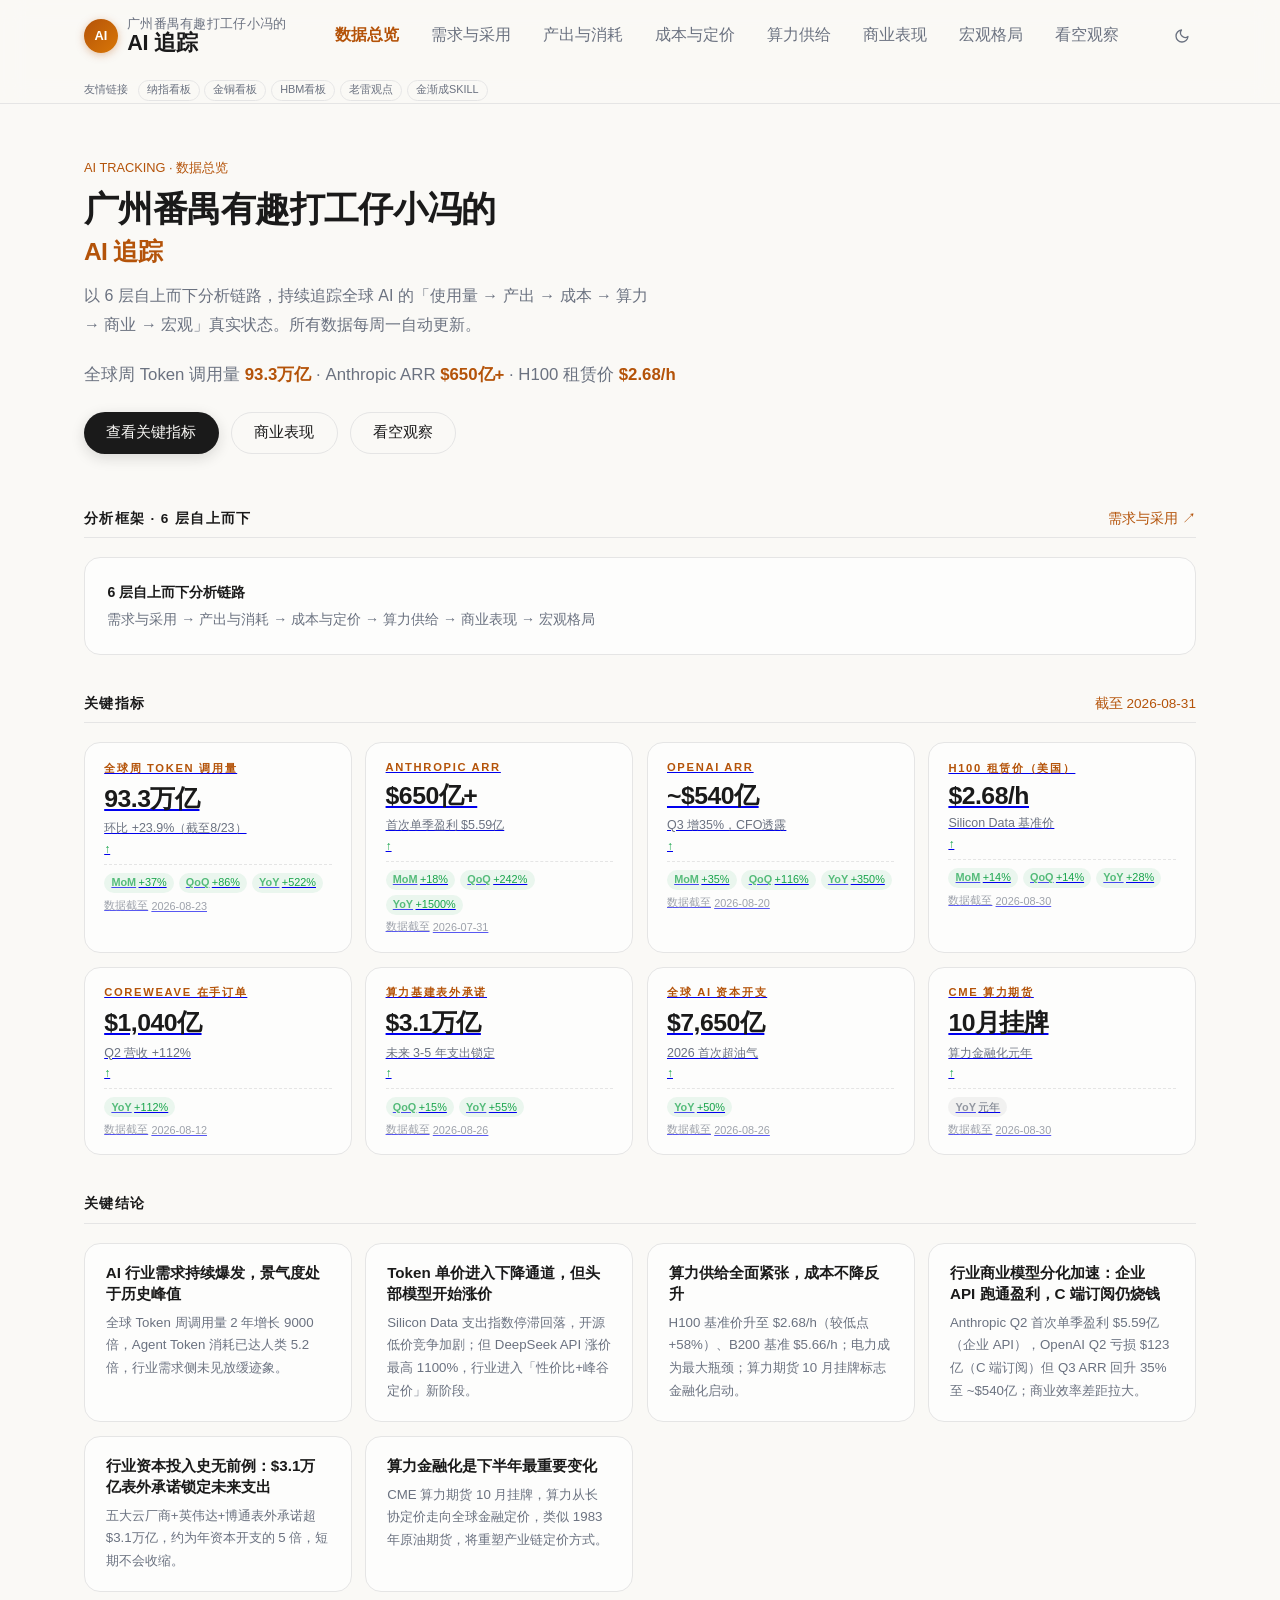
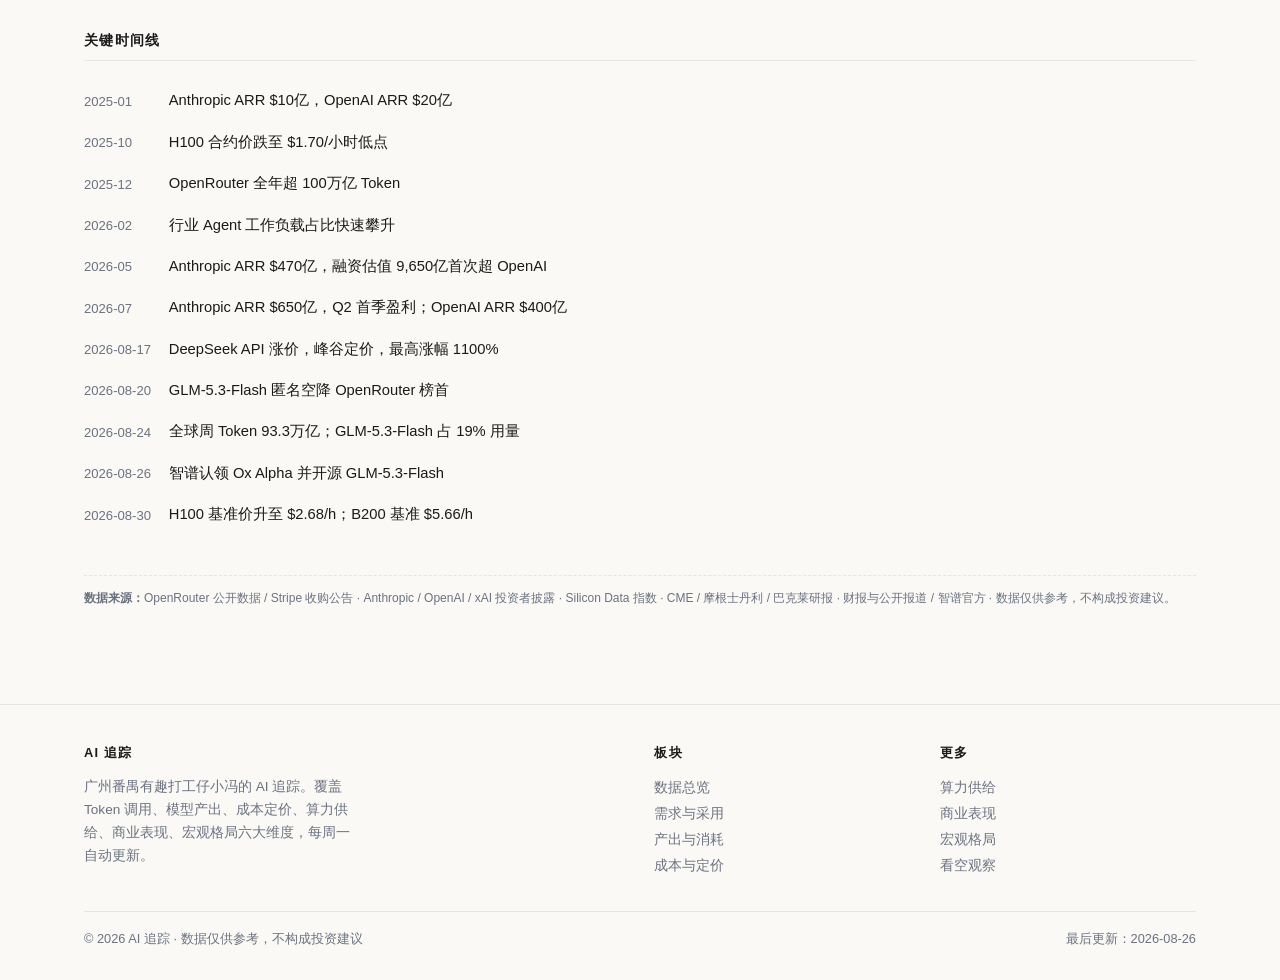
<file: index.html>
<!DOCTYPE html>
<html lang="zh-CN">
<head>
  <meta charset="UTF-8">
  <meta name="viewport" content="width=device-width, initial-scale=1.0">
  <title>广州番禺有趣打工仔小冯的 AI 追踪 · 数据总览</title>
  <meta name="description" content="全球 AI 使用与覆盖率追踪：Token 调用、模型产出、成本定价、算力供给、商业表现、宏观格局六大维度，每周一自动更新。">
  <link rel="stylesheet" href="css/style.css">
  <script src="js/data-bundle.js"></script>
  <script src="js/echarts.min.js"></script>
  <script src="js/charts.js"></script>
  <script src="js/site.js"></script>
  <style>
    /* 首页特有样式 */
    .hero-actions { margin-top: 1.6rem; display: flex; gap: 0.75rem; flex-wrap: wrap; }
    .link-card { display: block; }
    .conclusion-card { background: var(--card-bg); border: 1px solid var(--border); border-radius: 1rem; padding: 1.2rem 1.3rem; transition: all 0.2s ease; }
    .conclusion-card:hover { transform: translateY(-2px); box-shadow: var(--shadow-lg); border-color: color-mix(in srgb, var(--accent) 40%, var(--border)); }
    .conclusion-card h3 { font-size: 0.95rem; font-weight: 700; margin-bottom: 0.4rem; color: var(--foreground); }
    .conclusion-card p { font-size: 0.83rem; color: var(--muted); line-height: 1.7; }
    .badge-row { display: flex; gap: 0.5rem; flex-wrap: wrap; margin-top: 0.5rem; }
    .framewrap { background: var(--card-bg); border: 1px solid var(--border); border-radius: 1rem; padding: 1.3rem 1.4rem; }
    .framewrap p { color: var(--muted); font-size: 0.88rem; line-height: 1.9; }
    .framewrap .fw { color: var(--foreground); font-weight: 600; }
    .framewrap .fw b { color: var(--accent); }
  </style>
</head>
<body>

<main>
  <div class="container">
    <!-- Hero -->
    <section class="hero">
      <div class="breadcrumb">AI TRACKING · 数据总览</div>
      <h1>广州番禺有趣打工仔小冯的<br><span style="font-size:0.7em;font-weight:600;color:var(--accent);">AI 追踪</span></h1>
      <p class="subtitle">以 6 层自上而下分析链路，持续追踪全球 AI 的「使用量 → 产出 → 成本 → 算力 → 商业 → 宏观」真实状态。所有数据每周一自动更新。</p>
      <div class="hero-stats" id="heroStats"></div>
      <div class="hero-actions">
        <a class="btn btn-primary" href="#key-metrics">查看关键指标</a>
        <a class="btn btn-outline" href="pages/business.html">商业表现</a>
        <a class="btn btn-outline" href="pages/bearish.html">看空观察</a>
      </div>
    </section>

    <!-- 6 层框架 -->
    <section class="section" id="framework">
      <div class="section-header">
        <h2>分析框架 · 6 层自上而下</h2>
        <a class="more" href="pages/token.html">需求与采用 ↗</a>
      </div>
      <div class="framewrap">
        <p id="frameworkDesc"></p>
      </div>
    </section>

    <!-- 关键指标 -->
    <section class="section" id="key-metrics">
      <div class="section-header">
        <h2>关键指标</h2>
        <span class="more text-muted">截至 <span id="updatedDate"></span></span>
      </div>
      <div class="card-grid" id="metricGrid"></div>
    </section>

    <!-- 结论 -->
    <section class="section" id="conclusions">
      <div class="section-header">
        <h2>关键结论</h2>
      </div>
      <div class="card-grid" id="conclusionGrid"></div>
    </section>

    <!-- 时间线 -->
    <section class="section" id="timeline">
      <div class="section-header">
        <h2>关键时间线</h2>
      </div>
      <ul class="timeline" id="timelineList"></ul>
    </section>

    <!-- 数据来源 -->
    <section class="section">
      <div class="source-note" id="sourceNote"></div>
    </section>
  </div>
</main>

<script>
(function () {
  var D = window.AIDATA && window.AIDATA.overview;
  if (!D) { document.body.innerHTML += '<p style="padding:2rem;color:red;">数据加载失败：overview 数据缺失</p>'; return; }

  // 数据源标注
  var src = document.getElementById('sourceNote');
  src.innerHTML = '<strong>数据来源：</strong>' + (D.sources || []).join(' · ') + ' · 数据仅供参考，不构成投资建议。';

  // Hero stats
  var hero = document.getElementById('heroStats');
  hero.innerHTML = '全球周 Token 调用量 <strong>' + (D.key_metrics[0] ? D.key_metrics[0].value : '—') + '</strong> · Anthropic ARR <strong>' + (D.key_metrics[1] ? D.key_metrics[1].value : '—') + '</strong> · H100 租赁价 <strong>' + (D.key_metrics[3] ? D.key_metrics[3].value : '—') + '</strong>';

  // 框架描述
  var fw = document.getElementById('frameworkDesc');
  fw.innerHTML = '<span class="fw">' + D.meta.framework + '</span><br>' + D.meta.framework_desc;

  // 更新时间
  document.getElementById('updatedDate').textContent = D.meta.updated;

  // 关键指标卡片
  function trendBadge(label, value) {
    if (!value) return '';
    var isNegative = value.charAt(0) === '-';
    var isNa = value === 'N/A' || value.indexOf('N/A') >= 0 || value === '持平' || value === '元年';
    var cls = isNa ? 'trend-neutral' : (isNegative ? 'trend-down' : 'trend-up');
    return '<span class="card-trend ' + cls + '"><b>' + label + '</b> ' + value + '</span>';
  }

  var grid = document.getElementById('metricGrid');
  D.key_metrics.forEach(function (m) {
    var deltaCls = m.delta === 'up' ? 'delta-up' : 'delta-down';
    var arrow = m.delta === 'up' ? '↑' : '↓';
    var card = document.createElement('a');
    card.href = 'pages/' + (m.page || 'index') + '.html';
    card.className = 'card card-hover link-card';
    var html = '<div class="card-label">' + m.label + '</div>' +
      '<div class="card-value">' + m.value + '</div>' +
      '<div class="card-sub">' + m.sub + '</div>' +
      '<div class="card-delta ' + deltaCls + '">' + arrow + '</div>';
    var hasTrend = m.mom || m.qoq || m.yoy;
    if (hasTrend) {
      html += '<div class="card-trends">';
      html += trendBadge('MoM', m.mom);
      html += trendBadge('QoQ', m.qoq);
      html += trendBadge('YoY', m.yoy);
      html += '</div>';
    }
    if (m.data_date) {
      html += '<div class="card-date">' + m.data_date + '</div>';
    }
    card.innerHTML = html;
    grid.appendChild(card);
  });

  // 结论卡片
  var cg = document.getElementById('conclusionGrid');
  D.conclusions.forEach(function (c) {
    var card = document.createElement('div');
    card.className = 'conclusion-card';
    card.innerHTML = '<h3>' + c.title + '</h3><p>' + c.desc + '</p>';
    cg.appendChild(card);
  });

  // 时间线
  var tl = document.getElementById('timelineList');
  D.timeline.forEach(function (t) {
    var li = document.createElement('li');
    li.className = 'timeline-item';
    li.innerHTML = '<time>' + t.date + '</time><div class="tl-content"><div class="tl-title">' + t.event + '</div></div>';
    tl.appendChild(li);
  });

  // 初始化站点组件
  SiteInit('index');
})();
</script>
</body>
</html>
</file>
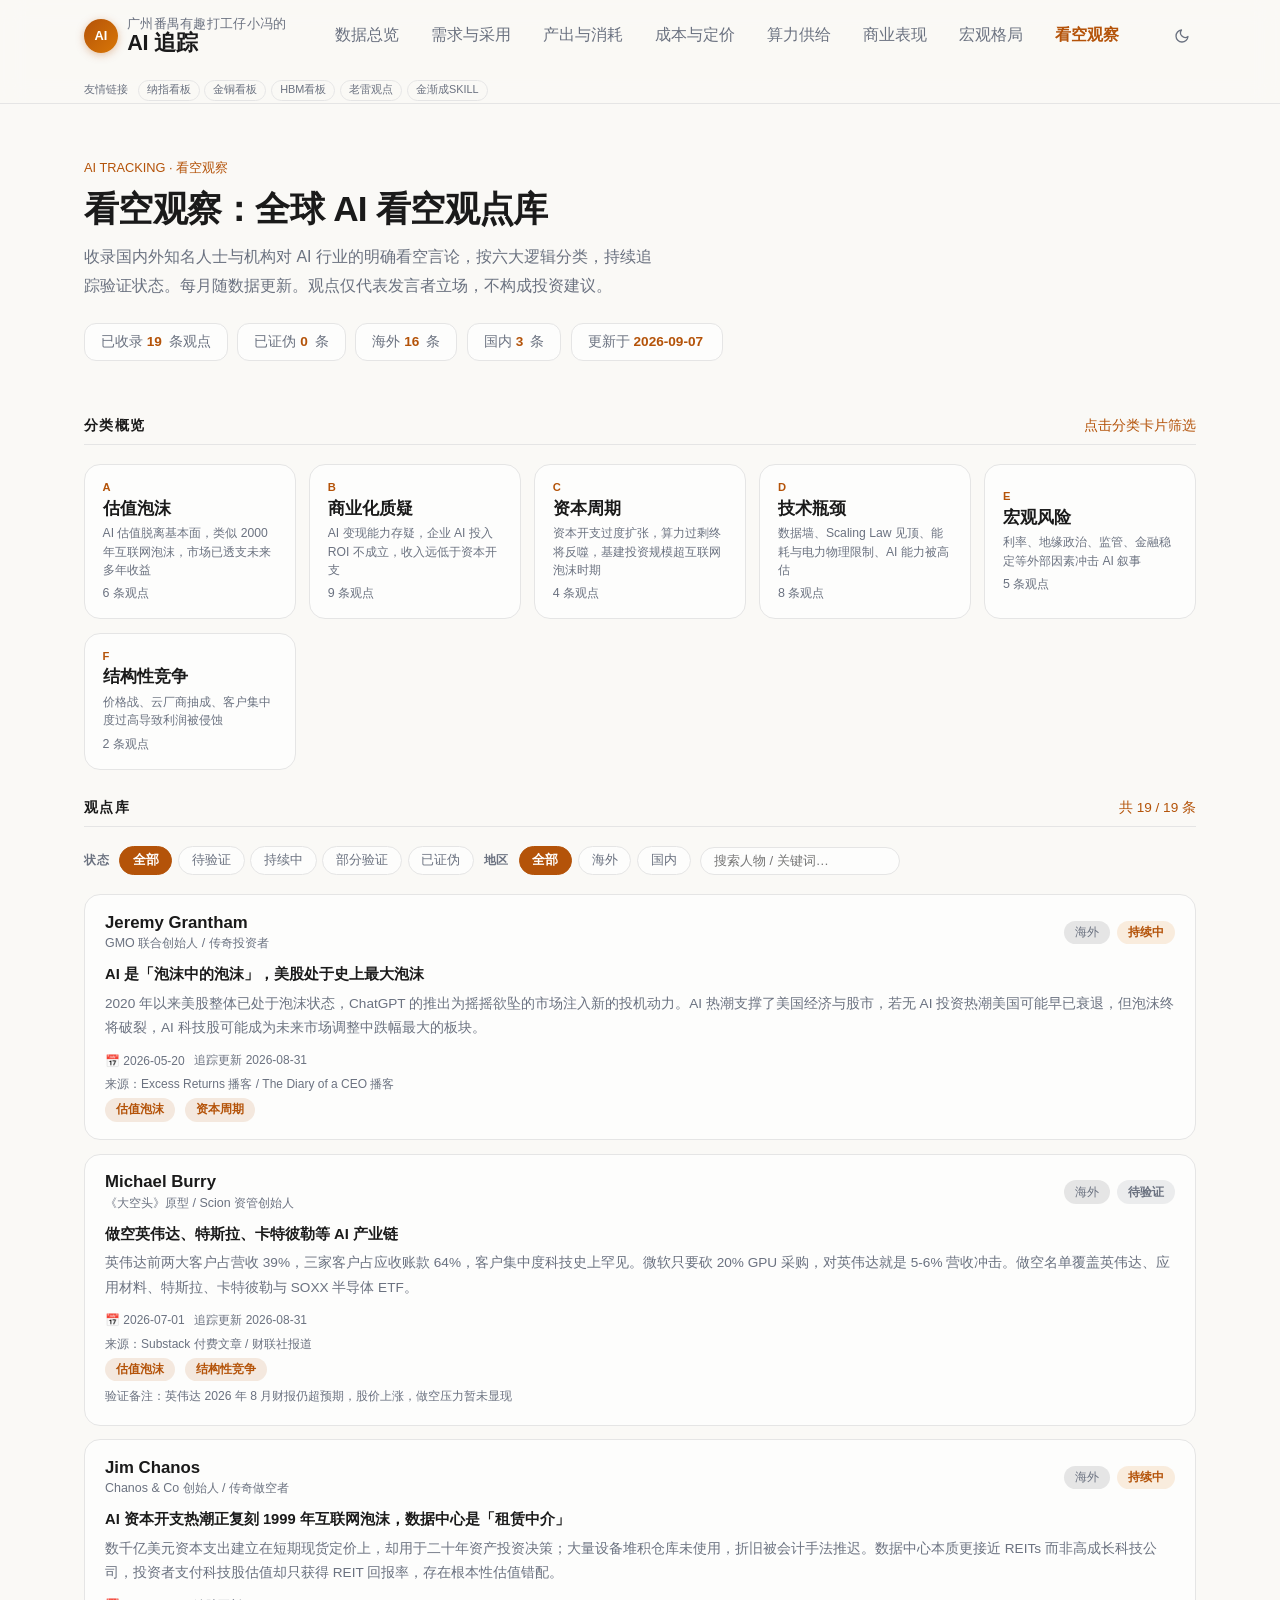
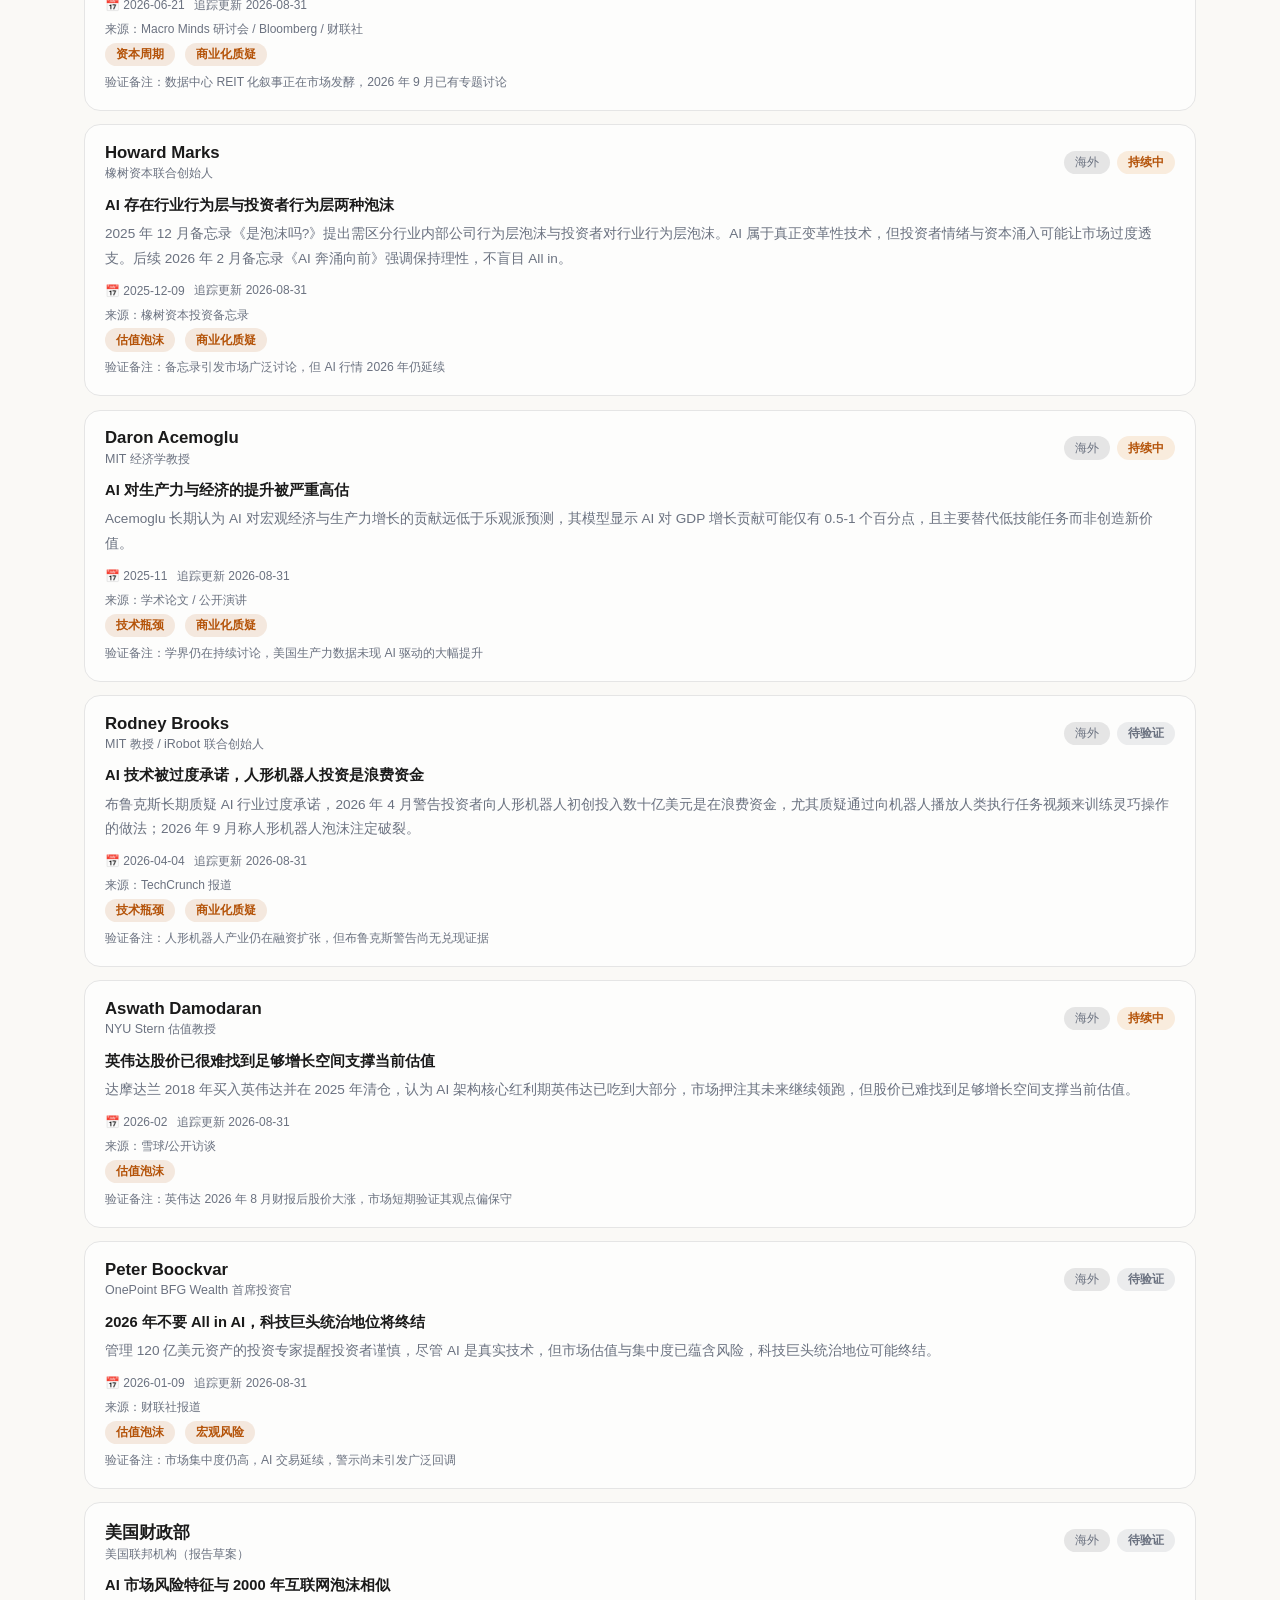
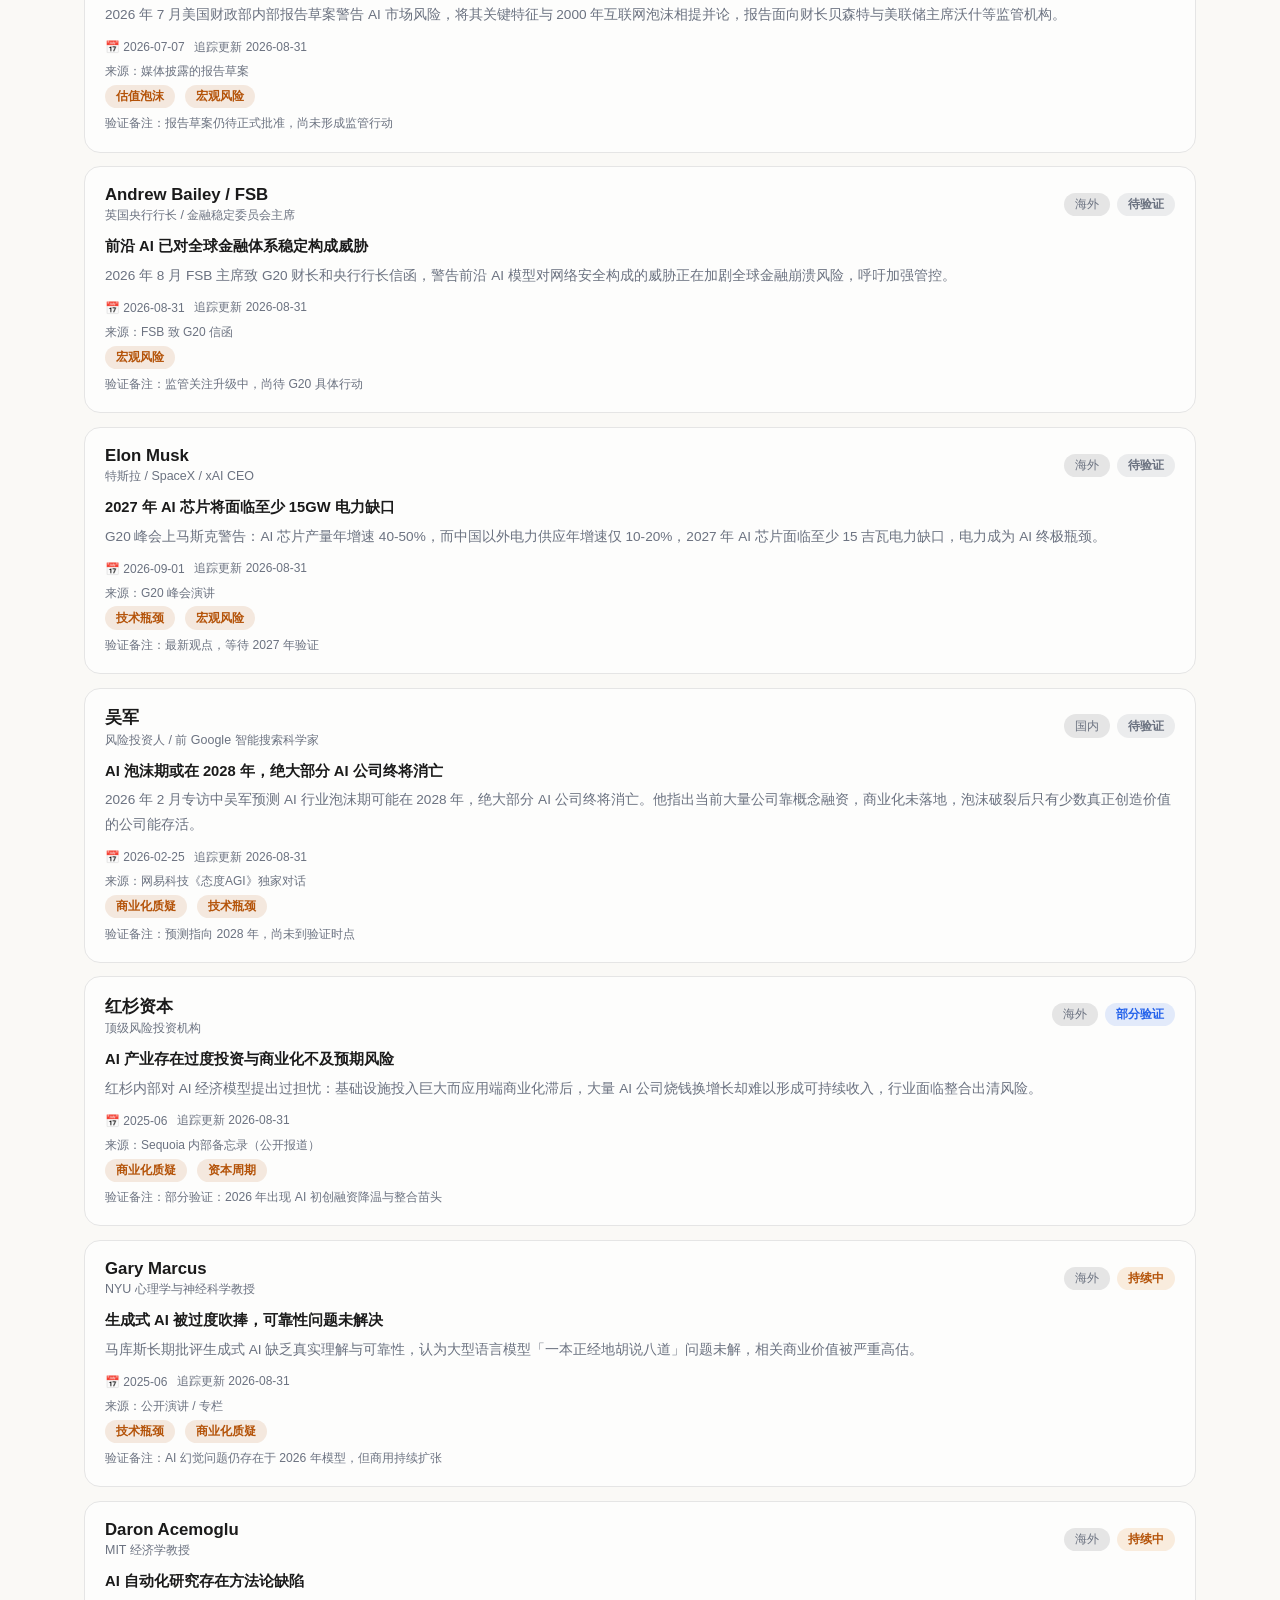
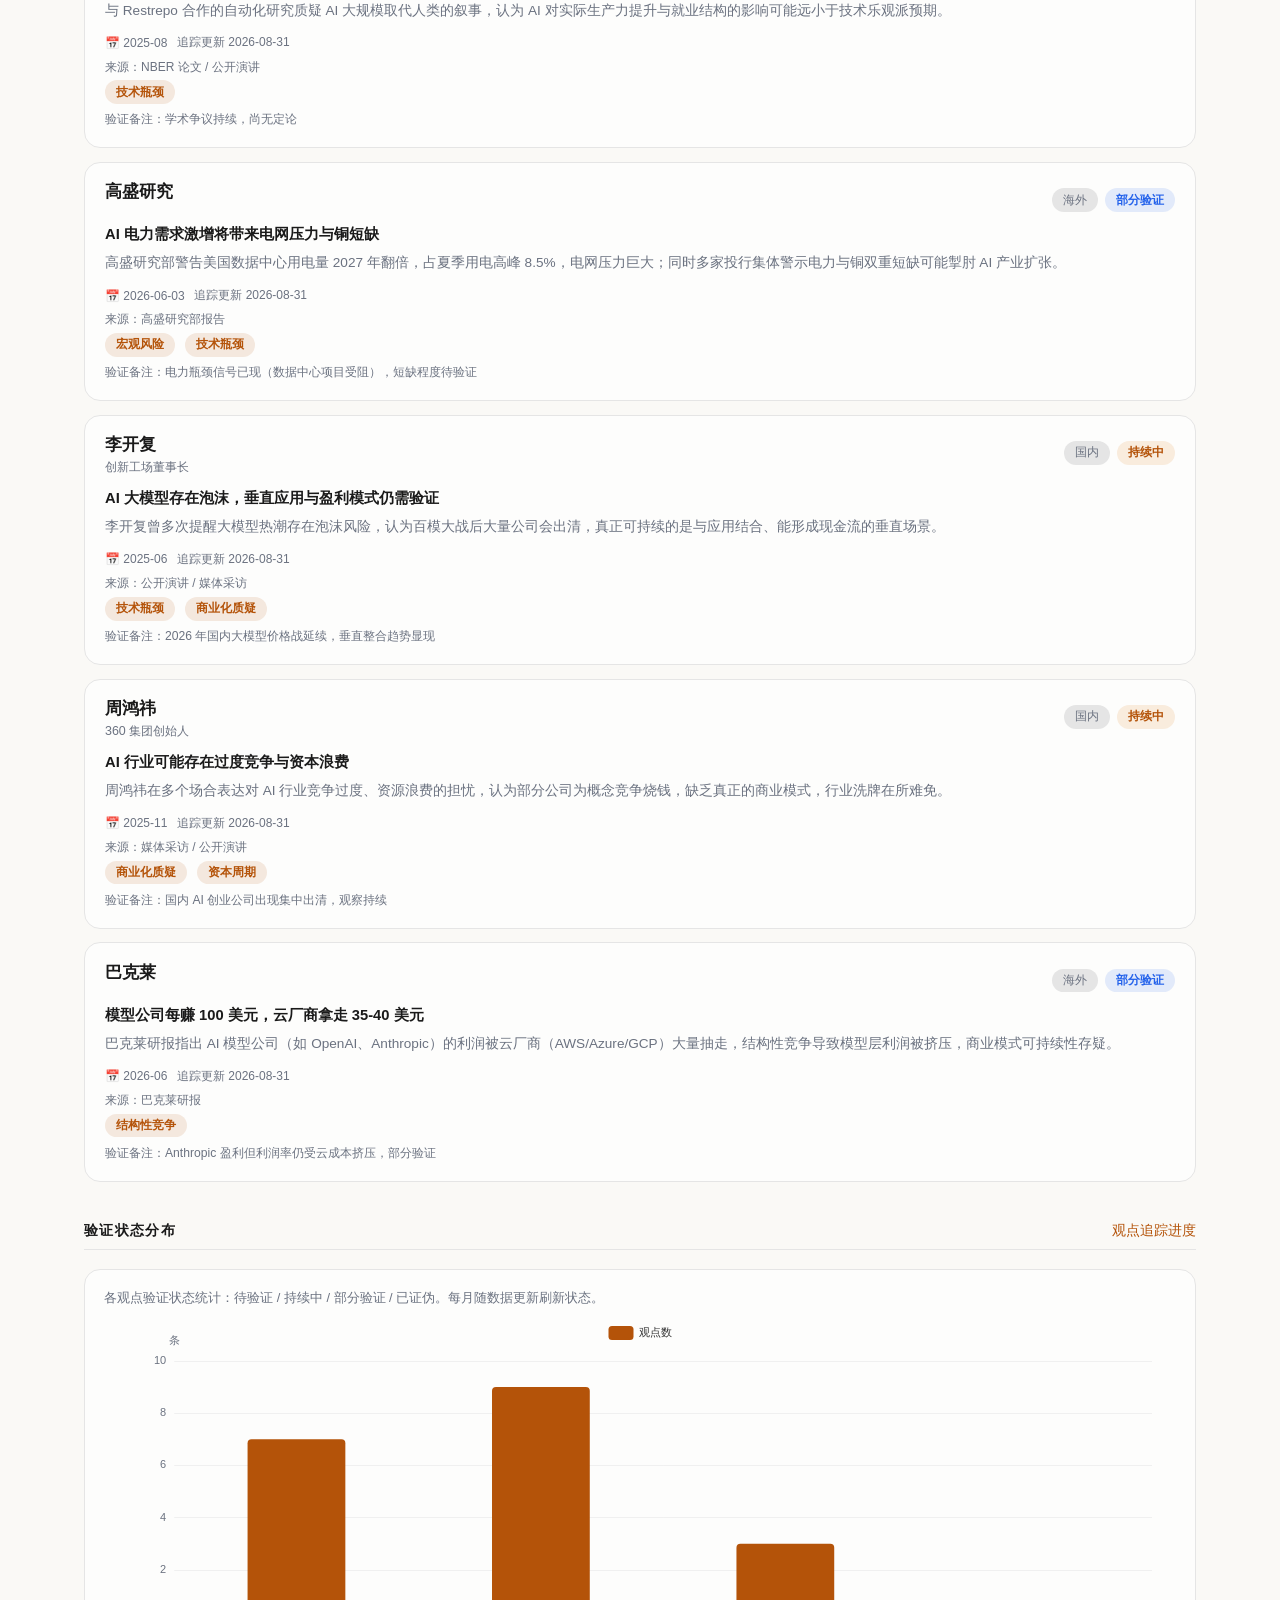
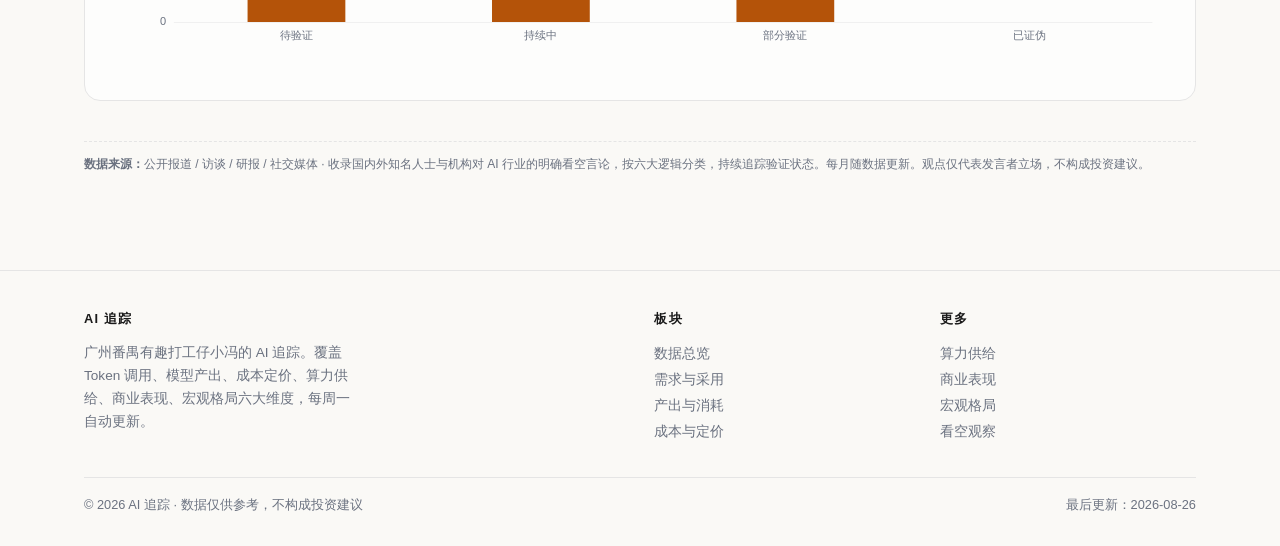
<file: pages/bearish.html>
<!DOCTYPE html>
<html lang="zh-CN">
<head>
  <meta charset="UTF-8">
  <meta name="viewport" content="width=device-width, initial-scale=1.0">
  <title>看空观察 · 广州番禺有趣打工仔小冯的 AI 追踪</title>
  <meta name="description" content="全球 AI 看空观点库：收录国内外知名人士与机构对 AI 行业的明确看空言论，按六大逻辑分类，持续追踪验证状态。">
  <link rel="stylesheet" href="../css/style.css">
  <script src="../js/data-bundle.js"></script>
  <script src="../js/echarts.min.js"></script>
  <script src="../js/charts.js"></script>
  <script src="../js/site.js"></script>
  <style>
    /* ===== 看空观察页特有样式 ===== */
    .bear-hero-stats { margin-top: 1.4rem; display: flex; flex-wrap: wrap; gap: 0.6rem; }
    .bear-stat { background: var(--card-bg); border: 1px solid var(--border); border-radius: 0.75rem; padding: 0.55rem 1rem; font-size: 0.85rem; color: var(--muted); }
    .bear-stat strong { color: var(--accent); font-weight: 700; margin-right: 0.2rem; }

    /* 分类概览卡片 */
    .cat-grid { display: grid; grid-template-columns: repeat(auto-fill, minmax(180px, 1fr)); gap: 0.85rem; }
    .cat-card { background: var(--card-bg); border: 1px solid var(--border); border-radius: 1rem; padding: 1rem 1.1rem; cursor: pointer; transition: all 0.2s ease; text-align: left; font: inherit; color: inherit; }
    .cat-card:hover { transform: translateY(-2px); box-shadow: var(--shadow-lg); border-color: color-mix(in srgb, var(--accent) 40%, var(--border)); }
    .cat-card.active { border-color: var(--accent); background: color-mix(in srgb, var(--accent) 6%, transparent); box-shadow: 0 0 0 1px var(--accent); }
    .cat-card .cat-key { font-size: 0.7rem; font-weight: 700; letter-spacing: 0.1em; color: var(--accent); }
    .cat-card .cat-name { font-size: 1.05rem; font-weight: 700; margin-top: 0.2rem; color: var(--foreground); }
    .cat-card .cat-desc { font-size: 0.76rem; color: var(--muted); line-height: 1.5; margin-top: 0.3rem; }
    .cat-card .cat-count { font-size: 0.78rem; color: var(--muted); margin-top: 0.4rem; }

    /* 筛选栏 */
    .filter-bar { display: flex; flex-wrap: wrap; align-items: center; gap: 0.6rem; margin-bottom: 1.2rem; }
    .filter-group { display: flex; align-items: center; gap: 0.35rem; flex-wrap: wrap; }
    .filter-label { font-size: 0.75rem; font-weight: 600; color: var(--muted); letter-spacing: 0.05em; }
    .chip { border: 1px solid var(--border); background: var(--card-bg); color: var(--muted); padding: 0.3rem 0.8rem; border-radius: 9999px; font-size: 0.8rem; cursor: pointer; transition: all 0.15s ease; }
    .chip:hover { border-color: var(--accent); color: var(--foreground); }
    .chip.active { background: var(--accent); color: #fff; border-color: var(--accent); font-weight: 600; }
    .search-input { border: 1px solid var(--border); background: var(--card-bg); color: var(--foreground); padding: 0.35rem 0.8rem; border-radius: 9999px; font-size: 0.82rem; width: 200px; outline: none; transition: border-color 0.15s; }
    .search-input:focus { border-color: var(--accent); }
    .filter-result-count { font-size: 0.8rem; color: var(--muted); margin-left: auto; }

    /* 观点卡片列表 */
    .view-list { display: flex; flex-direction: column; gap: 0.85rem; }
    .view-card { background: var(--card-bg); border: 1px solid var(--border); border-radius: 1rem; padding: 1.1rem 1.25rem; transition: all 0.2s ease; }
    .view-card:hover { box-shadow: var(--shadow-lg); border-color: color-mix(in srgb, var(--accent) 30%, var(--border)); }
    .view-head { display: flex; align-items: flex-start; justify-content: space-between; gap: 0.8rem; flex-wrap: wrap; }
    .view-person { font-size: 1.05rem; font-weight: 700; color: var(--foreground); }
    .view-identity { font-size: 0.78rem; color: var(--muted); margin-top: 0.15rem; }
    .view-tags { display: flex; gap: 0.4rem; flex-wrap: wrap; margin-top: 0.5rem; }
    .view-title { font-size: 0.92rem; font-weight: 600; color: var(--foreground); margin-top: 0.7rem; line-height: 1.5; }
    .view-detail { font-size: 0.85rem; color: var(--muted); line-height: 1.8; margin-top: 0.4rem; }
    .view-meta { display: flex; flex-wrap: wrap; gap: 0.6rem; align-items: center; margin-top: 0.7rem; font-size: 0.75rem; color: var(--muted); }
    .view-source { font-size: 0.75rem; color: var(--muted); margin-top: 0.4rem; line-height: 1.5; }

    /* 状态徽章 */
    .st-pending { background: rgba(107, 114, 128, 0.12); color: var(--muted); font-weight: 600; }
    .st-ongoing { background: rgba(217, 119, 6, 0.12); color: #b45309; font-weight: 600; }
    .st-partial { background: rgba(37, 99, 235, 0.12); color: #2563eb; font-weight: 600; }
    .st-falsified { background: rgba(22, 163, 74, 0.12); color: #16a34a; font-weight: 600; }
    .st-note { font-size: 0.76rem; color: var(--muted); margin-top: 0.4rem; line-height: 1.6; }
    .empty-tip { padding: 2.5rem; text-align: center; color: var(--muted); font-size: 0.9rem; border: 1px dashed var(--border); border-radius: 1rem; }
  </style>
</head>
<body>

<main>
  <div class="container">
    <!-- Hero -->
    <section class="hero">
      <div class="breadcrumb">AI TRACKING · 看空观察</div>
      <h1>看空观察：全球 AI 看空观点库</h1>
      <p class="subtitle" id="heroSub"></p>
      <div class="bear-hero-stats" id="heroStats"></div>
    </section>

    <!-- 分类概览 -->
    <section class="section">
      <div class="section-header"><h2>分类概览</h2><span class="more text-muted">点击分类卡片筛选</span></div>
      <div class="cat-grid" id="catGrid"></div>
    </section>

    <!-- 筛选栏 -->
    <section class="section" style="margin-top:1.8rem;">
      <div class="section-header"><h2>观点库</h2><span class="more text-muted" id="resultCount"></span></div>
      <div class="filter-bar">
        <span class="filter-label">状态</span>
        <div class="filter-group" id="statusFilter"></div>
        <span class="filter-label">地区</span>
        <div class="filter-group" id="regionFilter"></div>
        <input type="text" class="search-input" id="searchInput" placeholder="搜索人物 / 关键词…">
      </div>
      <div class="view-list" id="viewList"></div>
      <div class="empty-tip" id="emptyTip" style="display:none;">没有符合条件的观点，试试调整筛选条件。</div>
    </section>

    <!-- 验证状态统计 -->
    <section class="section">
      <div class="section-header"><h2>验证状态分布</h2><span class="more text-muted">观点追踪进度</span></div>
      <div class="chart-card">
        <div class="chart-desc">各观点验证状态统计：待验证 / 持续中 / 部分验证 / 已证伪。每月随数据更新刷新状态。</div>
        <div class="chart-box" id="statusChart"></div>
      </div>
    </section>

    <!-- 数据源说明 -->
    <section class="section">
      <div class="source-note" id="sourceNote"></div>
    </section>
  </div>
</main>

<script>
(function () {
  var D = window.AIDATA && window.AIDATA.bearish;
  if (!D) { document.body.innerHTML += '<p style="padding:2rem;color:red;">数据加载失败：bearish 数据缺失</p>'; return; }

  document.getElementById('heroSub').textContent = D.meta.note;
  document.getElementById('sourceNote').innerHTML = '<strong>数据来源：</strong>' + D.meta.source + ' · ' + D.meta.note;

  // 状态映射
  var STATUS_NAMES = D.statuses || { pending: '待验证', ongoing: '持续中', partial: '部分验证', falsified: '已证伪' };
  var STATUS_KEYS = Object.keys(STATUS_NAMES);

  // ===== Hero 概览统计 =====
  var total = D.views.length;
  var falsified = D.views.filter(function (v) { return v.status === 'falsified'; }).length;
  var overseas = D.views.filter(function (v) { return v.region === '海外'; }).length;
  var domestic = D.views.filter(function (v) { return v.region === '国内'; }).length;
  document.getElementById('heroStats').innerHTML =
    '<span class="bear-stat">已收录 <strong>' + total + '</strong> 条观点</span>' +
    '<span class="bear-stat">已证伪 <strong>' + falsified + '</strong> 条</span>' +
    '<span class="bear-stat">海外 <strong>' + overseas + '</strong> 条</span>' +
    '<span class="bear-stat">国内 <strong>' + domestic + '</strong> 条</span>' +
    '<span class="bear-stat">更新于 <strong>' + (D.meta.updated || '—') + '</strong></span>';

  // ===== 分类概览 =====
  var catGrid = document.getElementById('catGrid');
  var catCount = {};
  D.views.forEach(function (v) {
    (v.categories || []).forEach(function (c) { catCount[c] = (catCount[c] || 0) + 1; });
  });
  D.categories.forEach(function (c) {
    var card = document.createElement('button');
    card.className = 'cat-card';
    card.dataset.key = c.key;
    card.innerHTML = '<div class="cat-key">' + c.key + '</div>' +
      '<div class="cat-name">' + c.name + '</div>' +
      '<div class="cat-desc">' + c.desc + '</div>' +
      '<div class="cat-count">' + (catCount[c.key] || 0) + ' 条观点</div>';
    card.addEventListener('click', function () {
      setCat(c.key);
    });
    catGrid.appendChild(card);
  });

  // ===== 筛选状态 =====
  var state = { cat: null, status: null, region: null, keyword: '' };

  // 状态筛选 chips
  var statusFilter = document.getElementById('statusFilter');
  var allChip = document.createElement('button');
  allChip.className = 'chip active'; allChip.textContent = '全部';
  allChip.addEventListener('click', function () { setStatus(null); });
  statusFilter.appendChild(allChip);
  STATUS_KEYS.forEach(function (k) {
    var chip = document.createElement('button');
    chip.className = 'chip'; chip.dataset.key = k; chip.textContent = STATUS_NAMES[k];
    chip.addEventListener('click', function () { setStatus(k); });
    statusFilter.appendChild(chip);
  });

  // 地区筛选
  var regionFilter = document.getElementById('regionFilter');
  var regionAll = document.createElement('button');
  regionAll.className = 'chip active'; regionAll.textContent = '全部';
  regionAll.addEventListener('click', function () { setRegion(null); });
  regionFilter.appendChild(regionAll);
  ['海外', '国内'].forEach(function (r) {
    var chip = document.createElement('button');
    chip.className = 'chip'; chip.dataset.key = r; chip.textContent = r;
    chip.addEventListener('click', function () { setRegion(r); });
    regionFilter.appendChild(chip);
  });

  function setCat(key) {
    state.cat = (state.cat === key) ? null : key;
    renderCats();
    renderViews();
  }
  function setStatus(key) {
    state.status = (state.status === key) ? null : key;
    renderStatusChips();
    renderViews();
  }
  function setRegion(key) {
    state.region = (state.region === key) ? null : key;
    renderRegionChips();
    renderViews();
  }

  function renderCats() {
    var cards = catGrid.querySelectorAll('.cat-card');
    cards.forEach(function (c) {
      c.classList.toggle('active', state.cat === c.dataset.key);
    });
  }
  function renderStatusChips() {
    var chips = statusFilter.querySelectorAll('.chip');
    chips.forEach(function (c) {
      c.classList.toggle('active', state.status === c.dataset.key);
    });
  }
  function renderRegionChips() {
    var chips = regionFilter.querySelectorAll('.chip');
    chips.forEach(function (c) {
      c.classList.toggle('active', state.region === c.dataset.key);
    });
  }

  var searchInput = document.getElementById('searchInput');
  searchInput.addEventListener('input', function () {
    state.keyword = searchInput.value.trim();
    renderViews();
  });

  // ===== 渲染观点列表 =====
  function statusBadge(status) {
    var label = STATUS_NAMES[status] || status;
    return '<span class="badge st-' + status + '">' + label + '</span>';
  }
  function regionBadge(region) {
    return '<span class="badge">' + region + '</span>';
  }

  function renderViews() {
    var list = document.getElementById('viewList');
    var empty = document.getElementById('emptyTip');
    var kw = state.keyword.toLowerCase();
    var matched = D.views.filter(function (v) {
      if (state.cat && (v.categories || []).indexOf(state.cat) < 0) return false;
      if (state.status && v.status !== state.status) return false;
      if (state.region && v.region !== state.region) return false;
      if (kw) {
        var hay = (v.person + ' ' + (v.identity || '') + ' ' + v.title + ' ' + (v.detail || '')).toLowerCase();
        if (hay.indexOf(kw) < 0) return false;
      }
      return true;
    });
    document.getElementById('resultCount').textContent = '共 ' + matched.length + ' / ' + D.views.length + ' 条';

    list.innerHTML = '';
    matched.forEach(function (v) {
      var cats = (v.categories || []).map(function (c) {
        var cat = D.categories.find(function (x) { return x.key === c; });
        return '<span class="badge badge-accent">' + (cat ? cat.name : c) + '</span>';
      }).join('');
      var card = document.createElement('div');
      card.className = 'view-card';
      card.innerHTML =
        '<div class="view-head">' +
          '<div><div class="view-person">' + v.person + '</div>' +
          '<div class="view-identity">' + (v.identity || '') + '</div></div>' +
          '<div class="view-tags">' + regionBadge(v.region) + statusBadge(v.status) + '</div>' +
        '</div>' +
        '<div class="view-title">' + v.title + '</div>' +
        '<div class="view-detail">' + (v.detail || '') + '</div>' +
        '<div class="view-meta">' + (v.date ? '<span>📅 ' + v.date + '</span>' : '') + (v.updated ? '<span>追踪更新 ' + v.updated + '</span>' : '') + '</div>' +
        (v.source ? '<div class="view-source">来源：' + v.source + '</div>' : '') +
        '<div class="view-meta" style="margin-top:0.3rem;">' + cats + '</div>' +
        (v.status_note ? '<div class="st-note">验证备注：' + v.status_note + '</div>' : '');
      list.appendChild(card);
    });
    empty.style.display = matched.length === 0 ? 'block' : 'none';
  }

  // ===== 验证状态图表 =====
  CHARTS.ensure(function () {
    var counts = STATUS_KEYS.map(function (k) {
      return D.views.filter(function (v) { return v.status === k; }).length;
    });
    CHARTS.bar('statusChart', STATUS_KEYS.map(function (k) { return STATUS_NAMES[k]; }), [
      { name: '观点数', data: counts, color: '#b45309' }
    ], { yName: '条' });
  });

  renderViews();
  SiteInit('bearish');
})();
</script>
</body>
</html>
</file>
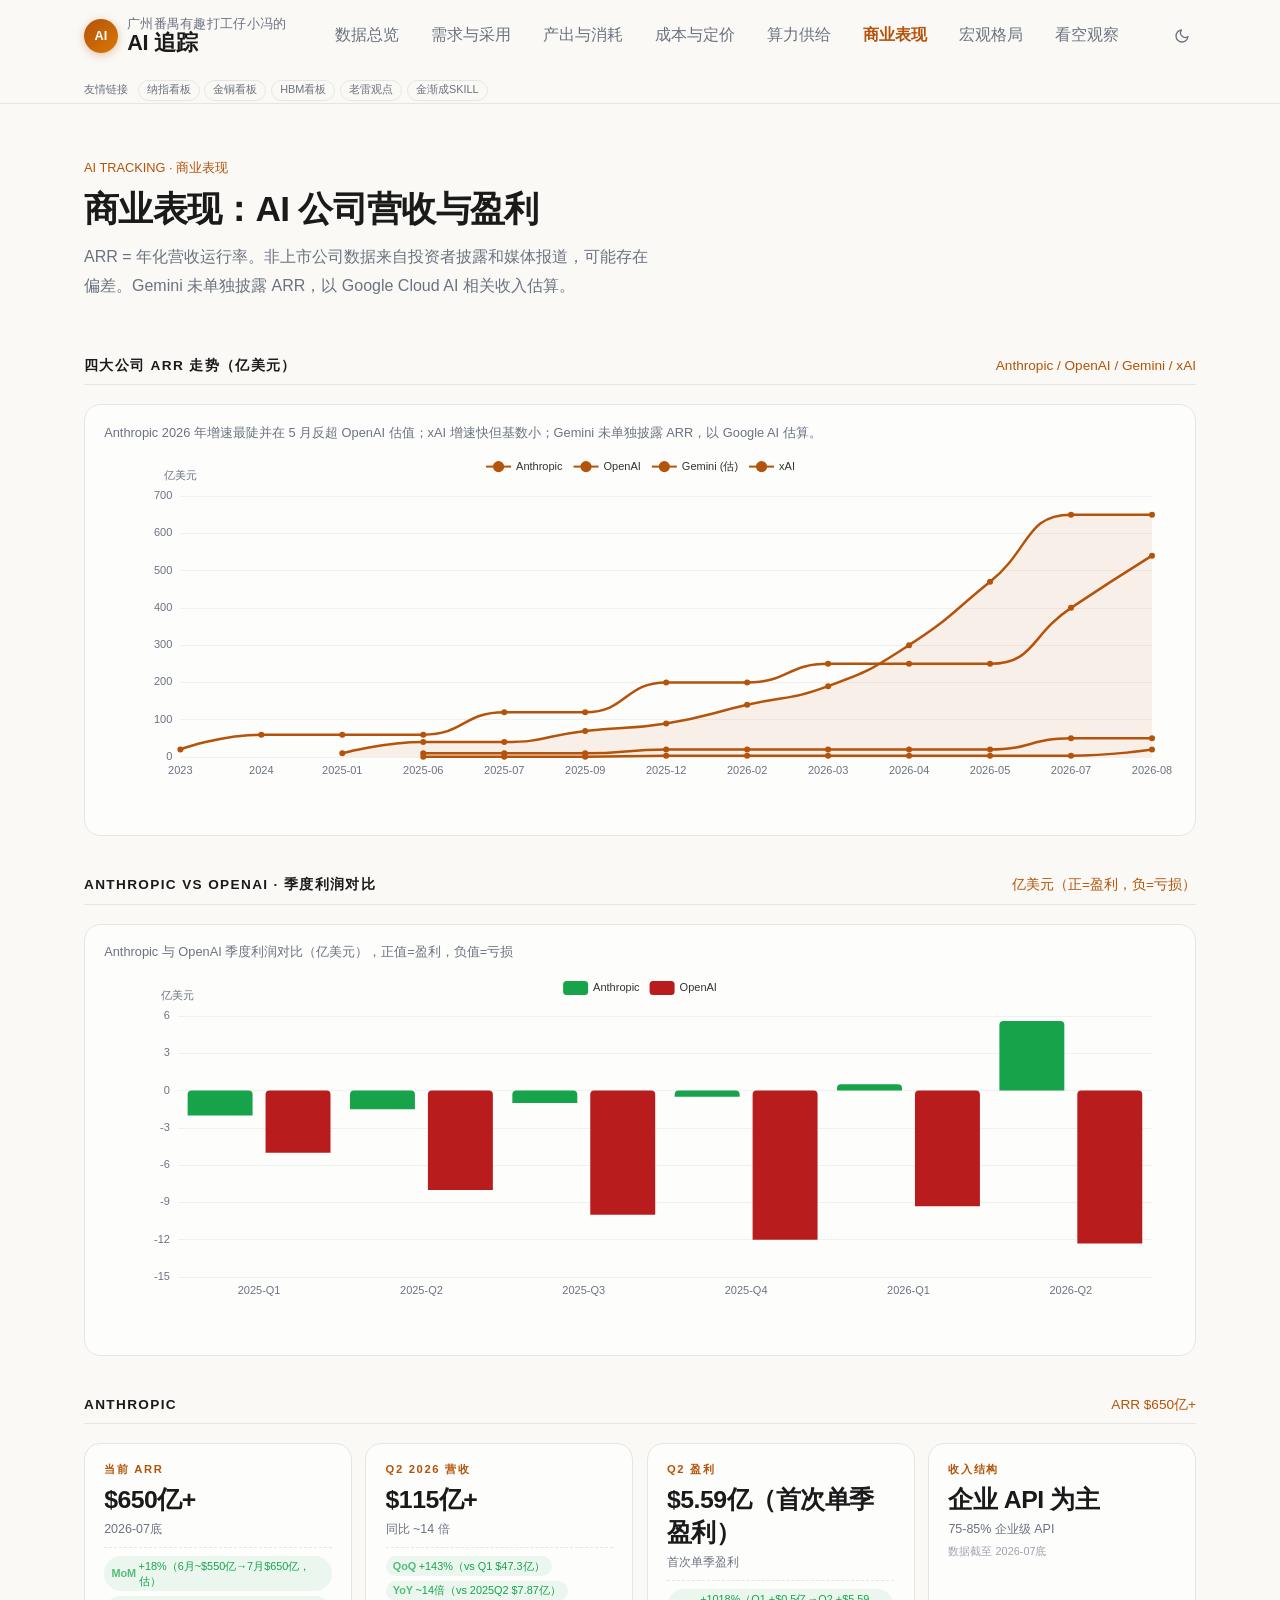
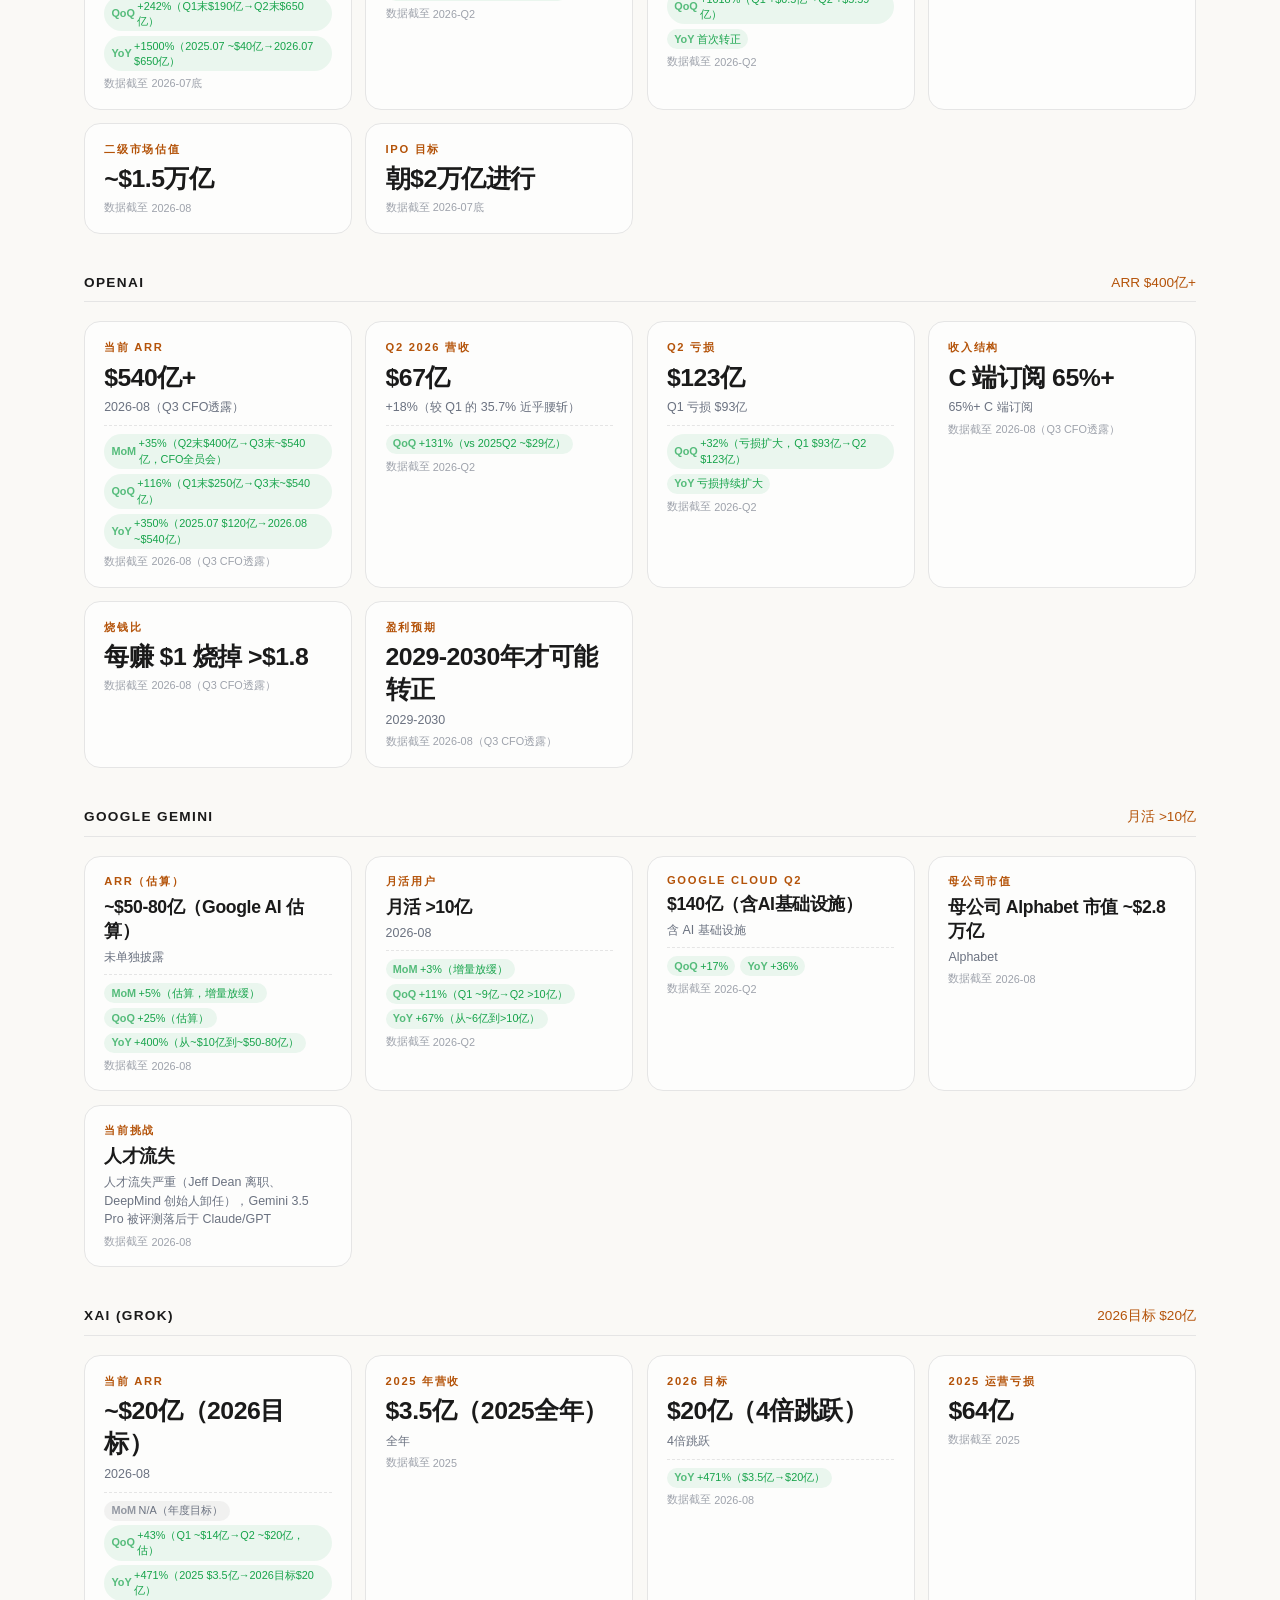
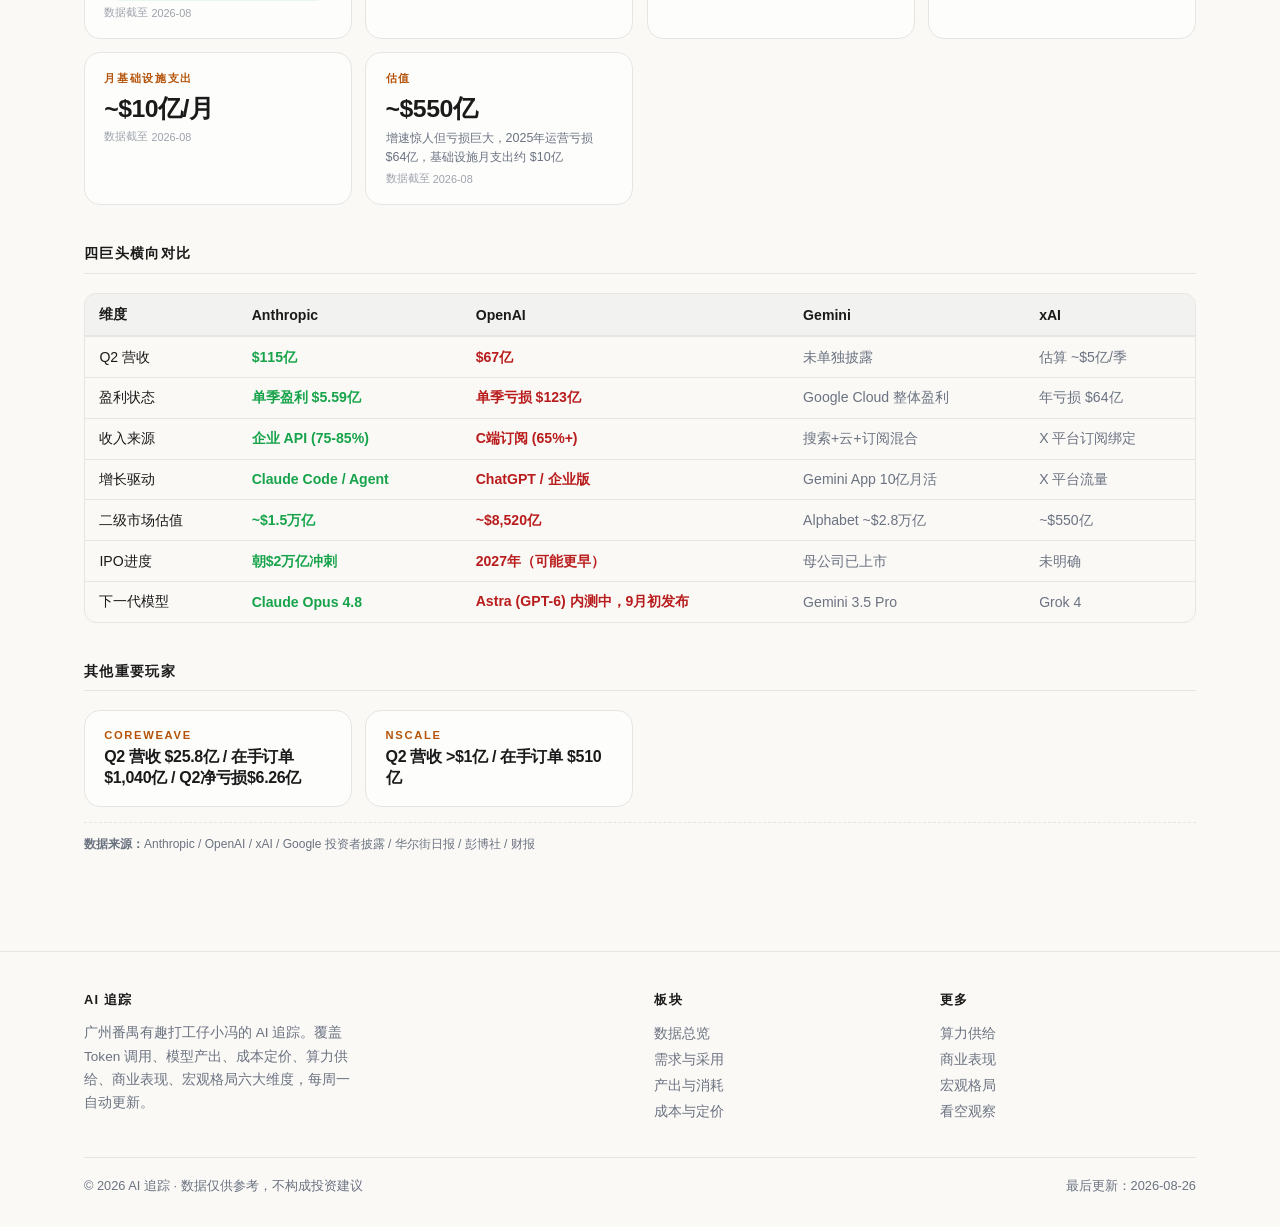
<file: pages/business.html>
<!DOCTYPE html>
<html lang="zh-CN">
<head>
  <meta charset="UTF-8">
  <meta name="viewport" content="width=device-width, initial-scale=1.0">
  <title>商业表现 · 广州番禺有趣打工仔小冯的 AI 追踪</title>
  <meta name="description" content="Anthropic、OpenAI、Gemini、xAI 四巨头 ARR 走势、季度利润对比。">
  <link rel="stylesheet" href="../css/style.css">
  <script src="../js/data-bundle.js"></script>
  <script src="../js/echarts.min.js"></script>
  <script src="../js/charts.js"></script>
  <script src="../js/site.js"></script>
</head>
<body>

<main>
  <div class="container">
    <section class="hero">
      <div class="breadcrumb">AI TRACKING · 商业表现</div>
      <h1>商业表现：AI 公司营收与盈利</h1>
      <p class="subtitle" id="heroSub"></p>
    </section>

    <!-- 四巨头 ARR 对比图 -->
    <section class="section">
      <div class="section-header"><h2>四大公司 ARR 走势（亿美元）</h2><span class="more text-muted">Anthropic / OpenAI / Gemini / xAI</span></div>
      <div class="chart-card">
        <div class="chart-desc">Anthropic 2026 年增速最陡并在 5 月反超 OpenAI 估值；xAI 增速快但基数小；Gemini 未单独披露 ARR，以 Google AI 估算。</div>
        <div class="chart-box" id="chartArr"></div>
      </div>
    </section>

    <!-- 季度利润对比图 -->
    <section class="section">
      <div class="section-header"><h2>Anthropic vs OpenAI · 季度利润对比</h2><span class="more text-muted">亿美元（正=盈利，负=亏损）</span></div>
      <div class="chart-card">
        <div class="chart-desc" id="profitDesc"></div>
        <div class="chart-box" id="chartProfit"></div>
      </div>
    </section>

    <!-- 四公司卡片 -->
    <section class="section">
      <div class="section-header"><h2>Anthropic</h2><span class="more text-muted">ARR $650亿+</span></div>
      <div class="card-grid" id="anthCards"></div>
    </section>

    <section class="section">
      <div class="section-header"><h2>OpenAI</h2><span class="more text-muted">ARR $400亿+</span></div>
      <div class="card-grid" id="oaCards"></div>
    </section>

    <section class="section">
      <div class="section-header"><h2>Google Gemini</h2><span class="more text-muted">月活 >10亿</span></div>
      <div class="card-grid" id="geminiCards"></div>
    </section>

    <section class="section">
      <div class="section-header"><h2>xAI (Grok)</h2><span class="more text-muted">2026目标 $20亿</span></div>
      <div class="card-grid" id="grokCards"></div>
    </section>

    <!-- 横向对比表 -->
    <section class="section">
      <div class="section-header"><h2>四巨头横向对比</h2></div>
      <div class="table-wrap">
        <table>
          <thead><tr><th>维度</th><th>Anthropic</th><th>OpenAI</th><th>Gemini</th><th>xAI</th></tr></thead>
          <tbody id="cmpBody"></tbody>
        </table>
      </div>
    </section>

    <!-- 其他玩家 -->
    <section class="section">
      <div class="section-header"><h2>其他重要玩家</h2></div>
      <div class="card-grid" id="othersCards"></div>
    </section>

    <div class="source-note" id="sourceNote"></div>
  </div>
</main>

<script>
(function () {
  var D = window.AIDATA && window.AIDATA.business;
  if (!D) { document.body.innerHTML += '<p style="padding:2rem;color:red;">数据加载失败：business 数据缺失</p>'; return; }

  document.getElementById('heroSub').textContent = D.meta.note;
  document.getElementById('sourceNote').innerHTML = '<strong>数据来源：</strong>' + D.meta.source;

  // 四公司 ARR 时间轴合并
  var an = D.anthropic.arr_timeline;
  var oa = D.openai.arr_timeline;
  var ge = D.gemini.arr_timeline;
  var gr = D.grok.arr_timeline;

  // 取所有日期的并集，按时间排序
  var allDates = {};
  [].concat(an, oa, ge, gr).forEach(function (p) { allDates[p.date] = true; });
  var labels = Object.keys(allDates).sort();

  function buildSeries(timeline, dates) {
    return dates.map(function (d) {
      var match = null;
      timeline.forEach(function (p) { if (p.date <= d) match = p.arr; });
      return match;
    });
  }

  CHARTS.ensure(function () {
    CHARTS.line('chartArr', labels, [
      { name: 'Anthropic', data: buildSeries(an, labels), color: undefined, area: true },
      { name: 'OpenAI', data: buildSeries(oa, labels), color: undefined, area: false },
      { name: 'Gemini (估)', data: buildSeries(ge, labels), color: undefined, area: false },
      { name: 'xAI', data: buildSeries(gr, labels), color: undefined, area: false }
    ], { yName: '亿美元' });
  });

  // 季度利润对比柱状图
  var pc = D.profit_comparison;
  document.getElementById('profitDesc').textContent = pc.desc;
  CHARTS.ensure(function () {
    CHARTS.bar('chartProfit', pc.labels, [
      { name: 'Anthropic', data: pc.anthropic, color: '#16a34a' },
      { name: 'OpenAI', data: pc.openai, color: '#b91c1c' }
    ], { yName: '亿美元' });
  });

  // ===== 卡片生成工具函数 =====
  function trendBadge(label, value) {
    if (!value) return '';
    var isNegative = value.charAt(0) === '-';
    var isNa = value === 'N/A' || value.indexOf('N/A') >= 0;
    var cls = isNa ? 'trend-neutral' : (isNegative ? 'trend-down' : 'trend-up');
    return '<span class="card-trend ' + cls + '"><b>' + label + '</b> ' + value + '</span>';
  }

  function buildCard(c) {
    var html = '<div class="card"><div class="card-label">' + c.label + '</div>' +
      '<div class="card-value">' + c.value + '</div><div class="card-sub">' + c.sub + '</div>';
    var hasTrend = c.mom || c.qoq || c.yoy;
    if (hasTrend) {
      html += '<div class="card-trends">';
      html += trendBadge('MoM', c.mom);
      html += trendBadge('QoQ', c.qoq);
      html += trendBadge('YoY', c.yoy);
      html += '</div>';
    }
    if (c.data_date) {
      html += '<div class="card-date">' + c.data_date + '</div>';
    }
    html += '</div>';
    return html;
  }

  function buildCardGemini(c) {
    var html = '<div class="card"><div class="card-label">' + c.label + '</div>' +
      '<div class="card-value" style="font-size:1.1rem;">' + c.value + '</div><div class="card-sub">' + c.sub + '</div>';
    var hasTrend = c.mom || c.qoq || c.yoy;
    if (hasTrend) {
      html += '<div class="card-trends">';
      html += trendBadge('MoM', c.mom);
      html += trendBadge('QoQ', c.qoq);
      html += trendBadge('YoY', c.yoy);
      html += '</div>';
    }
    if (c.data_date) {
      html += '<div class="card-date">' + c.data_date + '</div>';
    }
    html += '</div>';
    return html;
  }

  // Anthropic 卡片
  var a = D.anthropic;
  var aCards = [
    { label: '当前 ARR', value: a.arr_now, sub: a.arr_time, mom: a.arr_mom, qoq: a.arr_qoq, yoy: a.arr_yoy, data_date: a.arr_time },
    { label: 'Q2 2026 营收', value: a.q2_2026_revenue, sub: '同比 ~14 倍', mom: null, qoq: a.q2_revenue_qoq, yoy: a.q2_yoy, data_date: a.q2_2026_revenue_data_date },
    { label: 'Q2 盈利', value: a.q2_operating_profit, sub: '首次单季盈利', mom: null, qoq: a.q2_profit_qoq, yoy: '首次转正', data_date: a.q2_operating_profit_data_date },
    { label: '收入结构', value: '企业 API 为主', sub: a.revenue_structure, mom: null, qoq: null, yoy: null, data_date: a.arr_time },
    { label: '二级市场估值', value: a.valuation_secondary, sub: '', mom: null, qoq: null, yoy: null, data_date: a.valuation_secondary_data_date },
    { label: 'IPO 目标', value: a.ipo_target, sub: '', mom: null, qoq: null, yoy: null, data_date: a.arr_time }
  ];
  var ag = document.getElementById('anthCards');
  aCards.forEach(function (c) {
    ag.innerHTML += buildCard(c);
  });

  // OpenAI 卡片
  var o = D.openai;
  var oCards = [
    { label: '当前 ARR', value: o.arr_now, sub: o.arr_time, mom: o.arr_mom, qoq: o.arr_qoq, yoy: o.arr_yoy, data_date: o.arr_time },
    { label: 'Q2 2026 营收', value: o.q2_2026_revenue, sub: o.q2_qoq, mom: null, qoq: o.q2_revenue_yoy, yoy: null, data_date: o.q2_2026_revenue_data_date },
    { label: 'Q2 亏损', value: o.q2_operating_loss, sub: 'Q1 亏损 $93亿', mom: null, qoq: o.q2_loss_qoq, yoy: '亏损持续扩大', data_date: o.q2_operating_loss_data_date },
    { label: '收入结构', value: 'C 端订阅 65%+', sub: o.revenue_structure, mom: null, qoq: null, yoy: null, data_date: o.arr_time },
    { label: '烧钱比', value: o.burn_ratio, sub: '', mom: null, qoq: null, yoy: null, data_date: o.arr_time },
    { label: '盈利预期', value: o.profit_estimate, sub: '2029-2030', mom: null, qoq: null, yoy: null, data_date: o.arr_time }
  ];
  var og = document.getElementById('oaCards');
  oCards.forEach(function (c) {
    og.innerHTML += buildCard(c);
  });

  // Gemini 卡片
  var g = D.gemini;
  var gCards = [
    { label: 'ARR（估算）', value: g.arr_estimate, sub: '未单独披露', mom: g.arr_mom, qoq: g.arr_qoq, yoy: g.arr_yoy, data_date: g.arr_time },
    { label: '月活用户', value: g.mau, sub: g.arr_time, mom: g.mau_mom, qoq: g.mau_qoq, yoy: '+67%（从~6亿到>10亿）', data_date: g.mau_data_date },
    { label: 'Google Cloud Q2', value: g.google_cloud_q2, sub: '含 AI 基础设施', mom: null, qoq: '+17%', yoy: '+36%', data_date: g.google_cloud_q2_data_date },
    { label: '母公司市值', value: g.valuation_note, sub: 'Alphabet', mom: null, qoq: null, yoy: null, data_date: g.arr_time },
    { label: '当前挑战', value: '人才流失', sub: g.challenge, mom: null, qoq: null, yoy: null, data_date: g.arr_time }
  ];
  var gg = document.getElementById('geminiCards');
  gCards.forEach(function (c) {
    gg.innerHTML += buildCardGemini(c);
  });

  // xAI 卡片
  var x = D.grok;
  var xCards = [
    { label: '当前 ARR', value: x.arr_now, sub: x.arr_time, mom: x.arr_mom, qoq: x.arr_qoq, yoy: x.arr_yoy, data_date: x.arr_time },
    { label: '2025 年营收', value: x.revenue_2025, sub: '全年', mom: null, qoq: null, yoy: null, data_date: '2025' },
    { label: '2026 目标', value: x.revenue_2026_target, sub: '4倍跳跃', mom: null, qoq: null, yoy: x.revenue_yoy, data_date: x.arr_time },
    { label: '2025 运营亏损', value: x.operating_loss_2025, sub: '', mom: null, qoq: null, yoy: null, data_date: x.operating_loss_2025_data_date },
    { label: '月基础设施支出', value: x.monthly_infra_spend, sub: '', mom: null, qoq: null, yoy: null, data_date: x.monthly_infra_spend_data_date },
    { label: '估值', value: x.valuation, sub: x.note, mom: null, qoq: null, yoy: null, data_date: x.valuation_data_date }
  ];
  var xg = document.getElementById('grokCards');
  xCards.forEach(function (c) {
    xg.innerHTML += buildCard(c);
  });

  // 横向对比表
  var cb = document.getElementById('cmpBody');
  D.comparison.dimensions.forEach(function (d) {
    cb.innerHTML += '<tr><td>' + d.dim + '</td><td class="text-up">' + d.anthropic + '</td><td class="text-down">' + d.openai + '</td><td class="text-muted">' + d.gemini + '</td><td class="text-muted">' + d.grok + '</td></tr>';
  });

  // 其他玩家
  var others = D.others;
  var og2 = document.getElementById('othersCards');
  var otherList = [
    { label: others.coreweave.name, value: others.coreweave.metric },
    { label: others.nscale.name, value: others.nscale.metric }
  ];
  otherList.forEach(function (c) {
    og2.innerHTML += '<div class="card card-hover"><div class="card-label">' + c.label + '</div>' +
      '<div class="card-value" style="font-size:1rem;">' + c.value + '</div></div>';
  });

  SiteInit('business');
})();
</script>
</body>
</html>
</file>
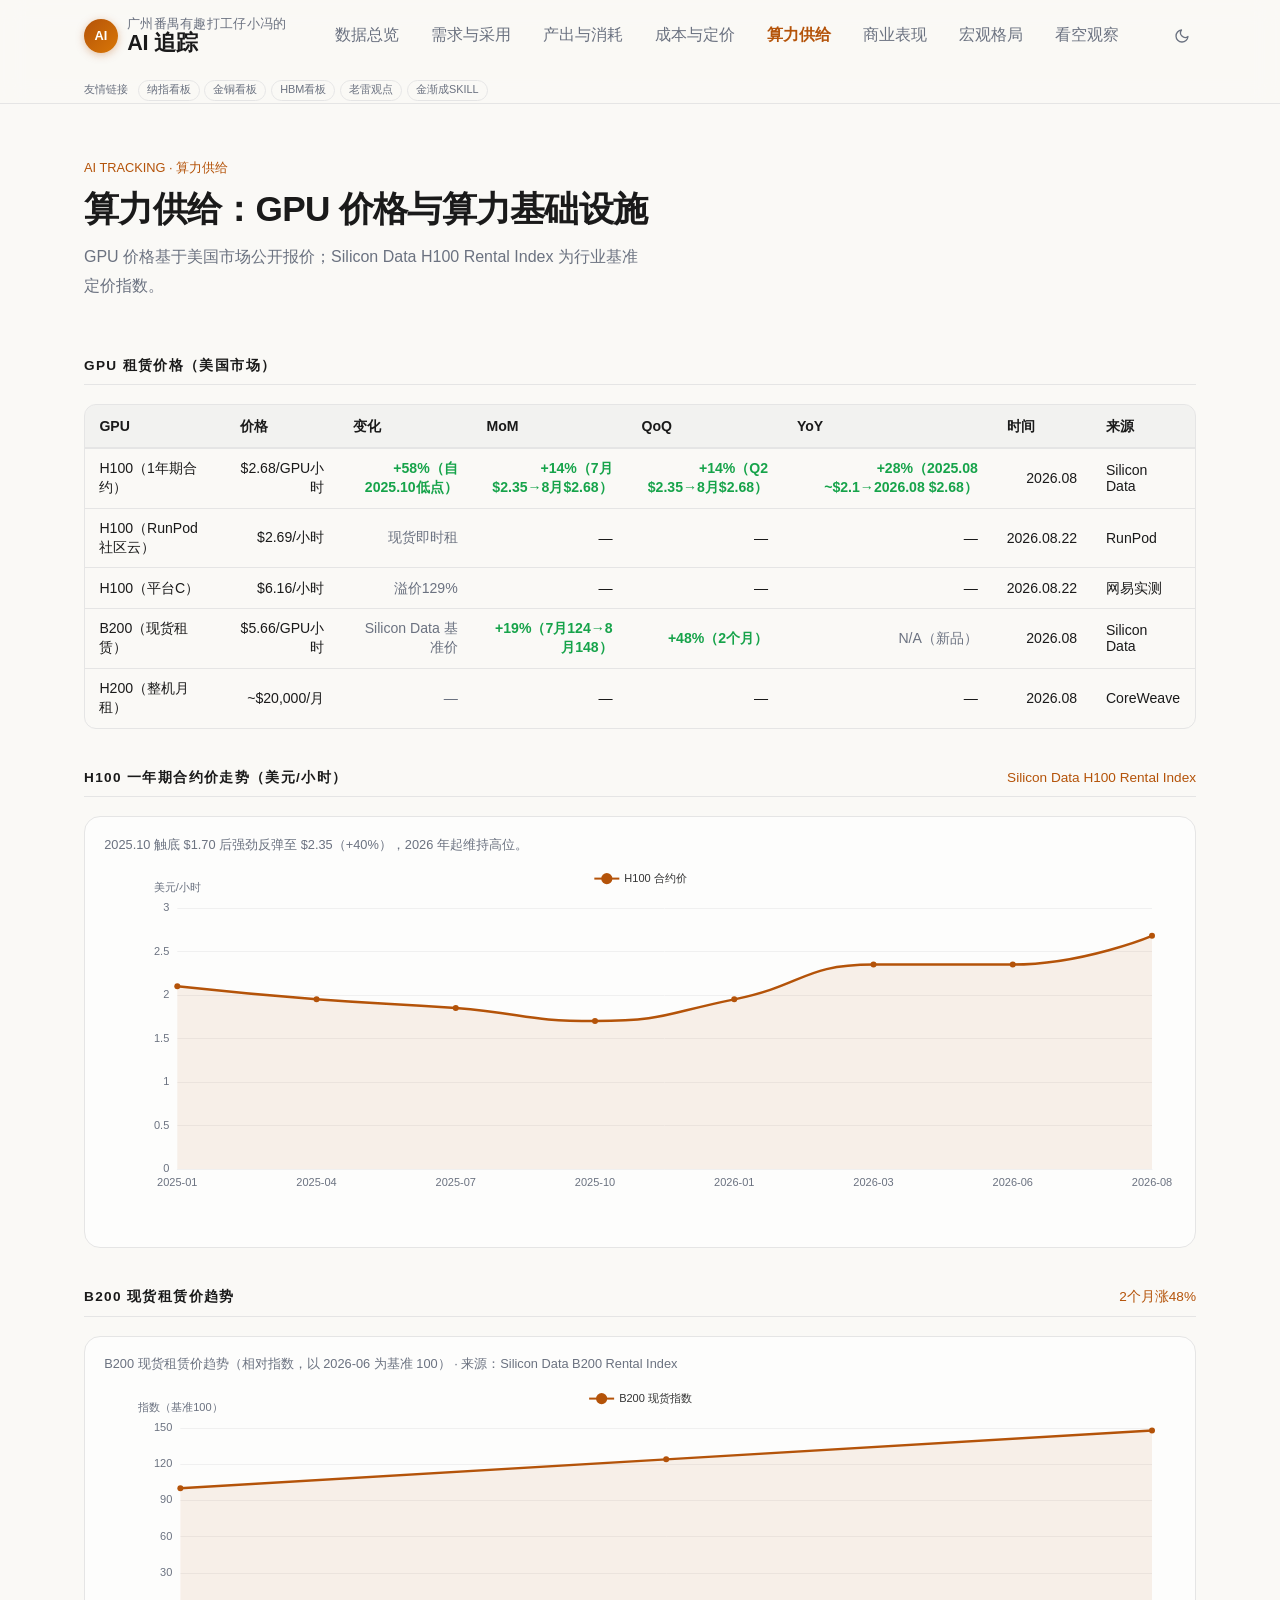
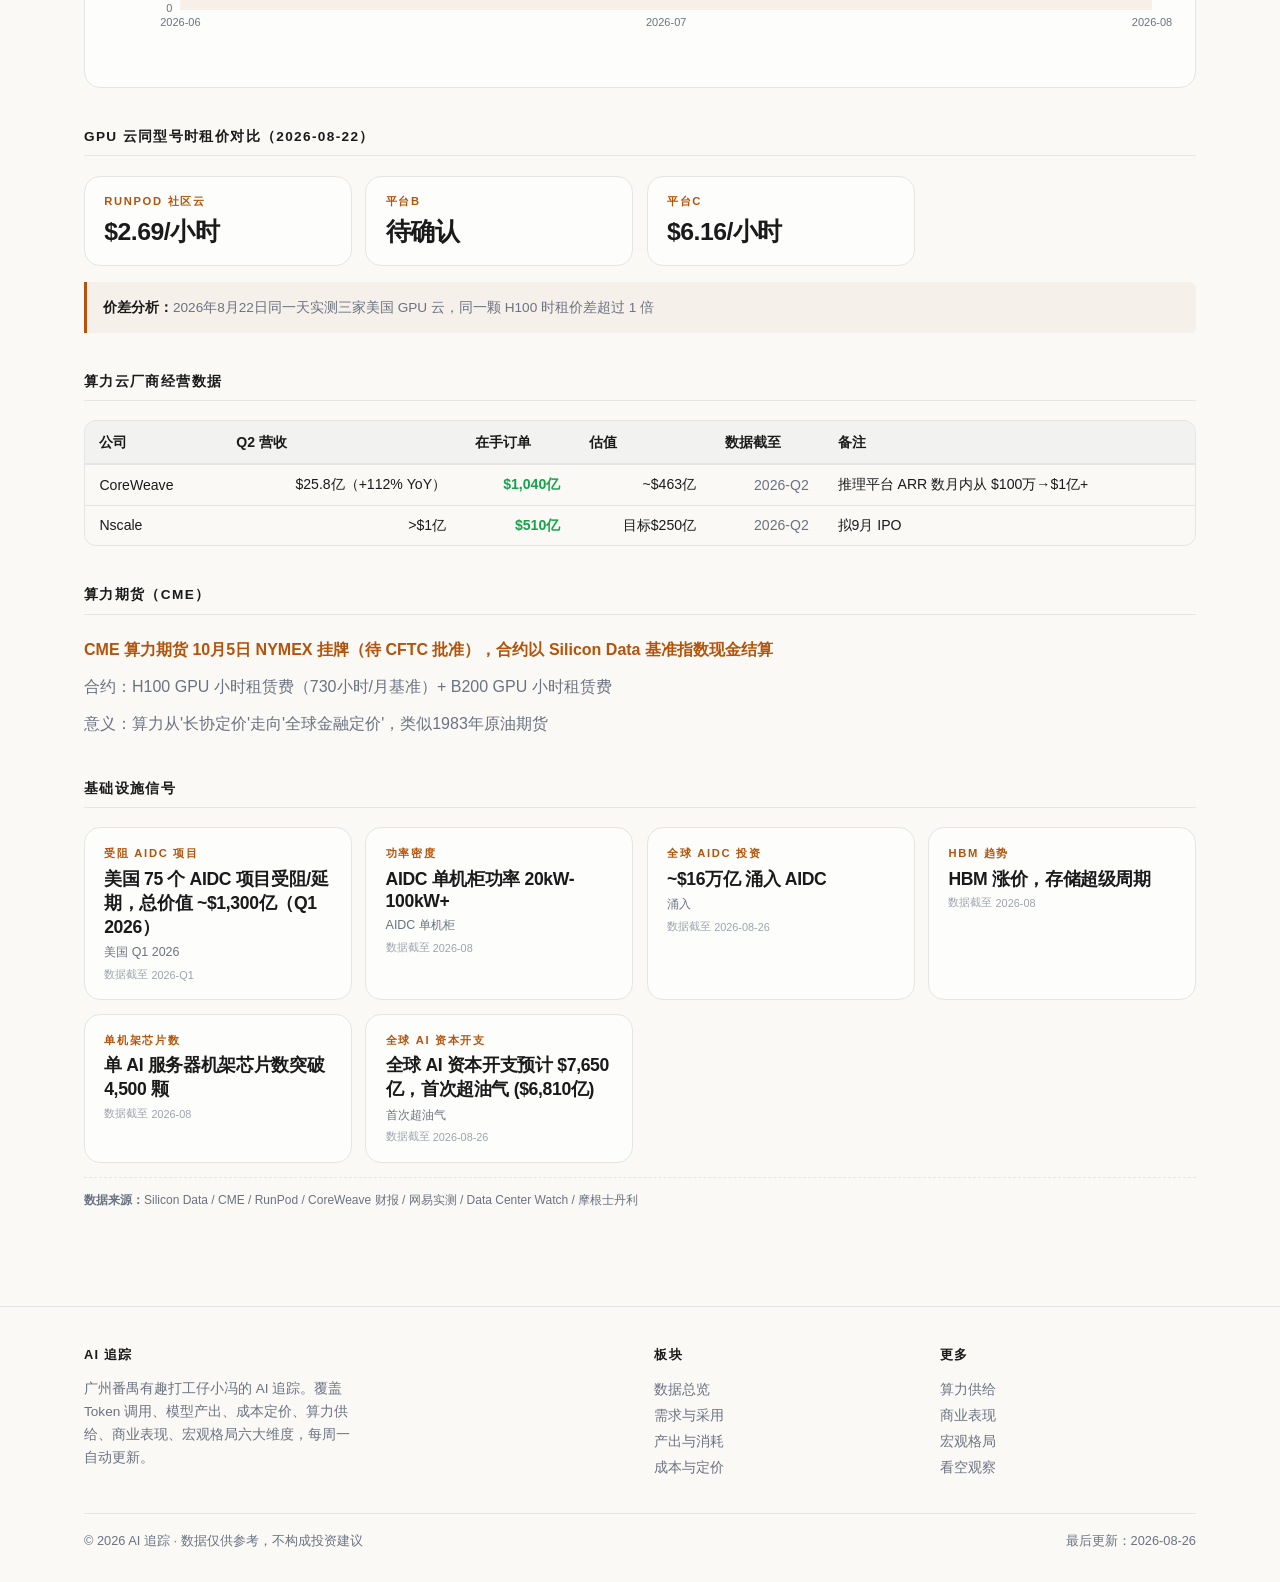
<file: pages/compute.html>
<!DOCTYPE html>
<html lang="zh-CN">
<head>
  <meta charset="UTF-8">
  <meta name="viewport" content="width=device-width, initial-scale=1.0">
  <title>算力供给 · 广州番禺有趣打工仔小冯的 AI 追踪</title>
  <meta name="description" content="GPU 价格走势（美国市场）、云厂商经营数据、算力期货与基础设施。">
  <link rel="stylesheet" href="../css/style.css">
  <script src="../js/data-bundle.js"></script>
  <script src="../js/echarts.min.js"></script>
  <script src="../js/charts.js"></script>
  <script src="../js/site.js"></script>
</head>
<body>

<main>
  <div class="container">
    <section class="hero">
      <div class="breadcrumb">AI TRACKING · 算力供给</div>
      <h1>算力供给：GPU 价格与算力基础设施</h1>
      <p class="subtitle" id="heroSub"></p>
    </section>

    <!-- GPU 价格表（美国市场） -->
    <section class="section">
      <div class="section-header"><h2>GPU 租赁价格（美国市场）</h2></div>
      <div class="table-wrap">
        <table>
          <thead><tr><th>GPU</th><th>价格</th><th>变化</th><th>MoM</th><th>QoQ</th><th>YoY</th><th>时间</th><th>来源</th></tr></thead>
          <tbody id="gpuPriceBody"></tbody>
        </table>
      </div>
    </section>

    <!-- H100 价格历史走势 -->
    <section class="section">
      <div class="section-header"><h2>H100 一年期合约价走势（美元/小时）</h2><span class="more text-muted">Silicon Data H100 Rental Index</span></div>
      <div class="chart-card">
        <div class="chart-desc">2025.10 触底 $1.70 后强劲反弹至 $2.35（+40%），2026 年起维持高位。</div>
        <div class="chart-box" id="chartGpuPrice"></div>
      </div>
    </section>

    <!-- B200 价格趋势 -->
    <section class="section">
      <div class="section-header"><h2>B200 现货租赁价趋势</h2><span class="more text-muted">2个月涨48%</span></div>
      <div class="chart-card">
        <div class="chart-desc" id="b200Desc"></div>
        <div class="chart-box sm" id="chartB200"></div>
      </div>
    </section>

    <!-- GPU 云对比 -->
    <section class="section">
      <div class="section-header"><h2>GPU 云同型号时租价对比（2026-08-22）</h2></div>
      <div class="card-grid" id="gpuCloudCards"></div>
      <div class="note" id="gpuCloudNote"></div>
    </section>

    <!-- 云厂商经营数据 -->
    <section class="section">
      <div class="section-header"><h2>算力云厂商经营数据</h2></div>
      <div class="table-wrap">
        <table>
          <thead><tr><th>公司</th><th>Q2 营收</th><th>在手订单</th><th>估值</th><th>数据截至</th><th>备注</th></tr></thead>
          <tbody id="cloudBody"></tbody>
        </table>
      </div>
    </section>

    <!-- 算力期货 -->
    <section class="section">
      <div class="section-header"><h2>算力期货（CME）</h2></div>
      <div class="framewrap" id="futures"></div>
    </section>

    <!-- 基础设施 -->
    <section class="section">
      <div class="section-header"><h2>基础设施信号</h2></div>
      <div class="card-grid" id="infraCards"></div>
    </section>

    <div class="source-note" id="sourceNote"></div>
  </div>
</main>

<script>
(function () {
  var D = window.AIDATA && window.AIDATA.compute;
  if (!D) { document.body.innerHTML += '<p style="padding:2rem;color:red;">数据加载失败：compute 数据缺失</p>'; return; }

  document.getElementById('heroSub').textContent = D.meta.note;
  document.getElementById('sourceNote').innerHTML = '<strong>数据来源：</strong>' + D.meta.source;

  // GPU 价格表
  var gb = document.getElementById('gpuPriceBody');
  D.gpu_price_us.forEach(function (g) {
    var changeCls = (g.change && g.change.indexOf('+') === 0) ? 'text-up' : 'text-muted';
    var momHtml = g.mom ? '<span class="' + (g.mom.charAt(0) === '-' ? 'text-down' : 'text-up') + '">' + g.mom + '</span>' : '—';
    var qoqHtml = g.qoq ? '<span class="' + (g.qoq.charAt(0) === '-' ? 'text-down' : (g.qoq.indexOf('N/A') >= 0 ? 'text-muted' : 'text-up')) + '">' + g.qoq + '</span>' : '—';
    var yoyHtml = g.yoy ? '<span class="' + (g.yoy.charAt(0) === '-' ? 'text-down' : (g.yoy.indexOf('N/A') >= 0 ? 'text-muted' : 'text-up')) + '">' + g.yoy + '</span>' : '—';
    gb.innerHTML += '<tr><td>' + g.gpu + '</td><td class="num">' + g.price + '</td><td class="num ' + changeCls + '">' + (g.change || '—') + '</td><td class="num">' + momHtml + '</td><td class="num">' + qoqHtml + '</td><td class="num">' + yoyHtml + '</td><td class="num">' + g.time + '</td><td>' + g.source + '</td></tr>';
  });

  // H100 价格历史
  var ph = D.gpu_price_history;
  CHARTS.ensure(function () {
    CHARTS.line('chartGpuPrice', ph.points.map(function (p) { return p.date; }), [
      { name: 'H100 合约价', data: ph.points.map(function (p) { return p.price; }), area: true, color: undefined }
    ], { yName: '美元/小时' });
  });

  // B200 价格趋势
  var b2 = D.b200_price_history;
  document.getElementById('b200Desc').textContent = b2.desc + ' · 来源：' + b2.source;
  CHARTS.ensure(function () {
    CHARTS.line('chartB200', b2.points.map(function (p) { return p.date; }), [
      { name: 'B200 现货指数', data: b2.points.map(function (p) { return p.price; }), area: true, color: undefined }
    ], { yName: '指数（基准100）' });
  });

  // GPU 云对比
  var gc = D.gpu_cloud_compare;
  var cg = document.getElementById('gpuCloudCards');
  gc.data.forEach(function (p) {
    cg.innerHTML += '<div class="card"><div class="card-label">' + p.platform + '</div>' +
      '<div class="card-value">' + p.price + '</div></div>';
  });
  document.getElementById('gpuCloudNote').innerHTML = '<strong>价差分析：</strong>' + gc.desc;

  // 云厂商
  var cloud = document.getElementById('cloudBody');
  D.cloud_providers.forEach(function (c) {
    cloud.innerHTML += '<tr><td>' + c.company + '</td><td class="num">' + c.q2_revenue + '</td><td class="num text-up">' + c.backlog + '</td><td class="num">' + c.valuation + '</td><td class="num text-muted">' + (c.data_date || '—') + '</td><td>' + c.note + '</td></tr>';
  });

  // 算力期货
  var f = D.compute_futures;
  document.getElementById('futures').innerHTML =
    '<p style="line-height:2;"><b style="color:var(--accent);">' + f.status + '</b></p>' +
    '<p style="line-height:2;color:var(--muted);margin-top:0.3rem;">合约：' + f.contract + '</p>' +
    '<p style="line-height:2;color:var(--muted);margin-top:0.3rem;">意义：' + f.significance + '</p>';

  // 基础设施
  var inf = D.infrastructure;
  var iCards = [
    { label: '受阻 AIDC 项目', value: inf.data_center_blocked, sub: '美国 Q1 2026', data_date: inf.data_center_blocked_data_date },
    { label: '功率密度', value: inf.power_density, sub: 'AIDC 单机柜', data_date: inf.power_density_data_date },
    { label: '全球 AIDC 投资', value: inf.global_investment, sub: '涌入', data_date: inf.global_investment_data_date },
    { label: 'HBM 趋势', value: inf.hbm_trend, sub: '', data_date: inf.hbm_trend_data_date },
    { label: '单机架芯片数', value: inf.chip_per_rack, sub: '', data_date: inf.chip_per_rack_data_date },
    { label: '全球 AI 资本开支', value: inf.hyperscaler_capex_2026, sub: '首次超油气', data_date: inf.hyperscaler_capex_2026_data_date }
  ];
  var ig = document.getElementById('infraCards');
  iCards.forEach(function (c) {
    var html = '<div class="card"><div class="card-label">' + c.label + '</div>' +
      '<div class="card-value" style="font-size:1.1rem;">' + c.value + '</div><div class="card-sub">' + c.sub + '</div>';
    if (c.data_date) {
      html += '<div class="card-date">' + c.data_date + '</div>';
    }
    html += '</div>';
    ig.innerHTML += html;
  });

  SiteInit('compute');
})();
</script>
</body>
</html>
</file>
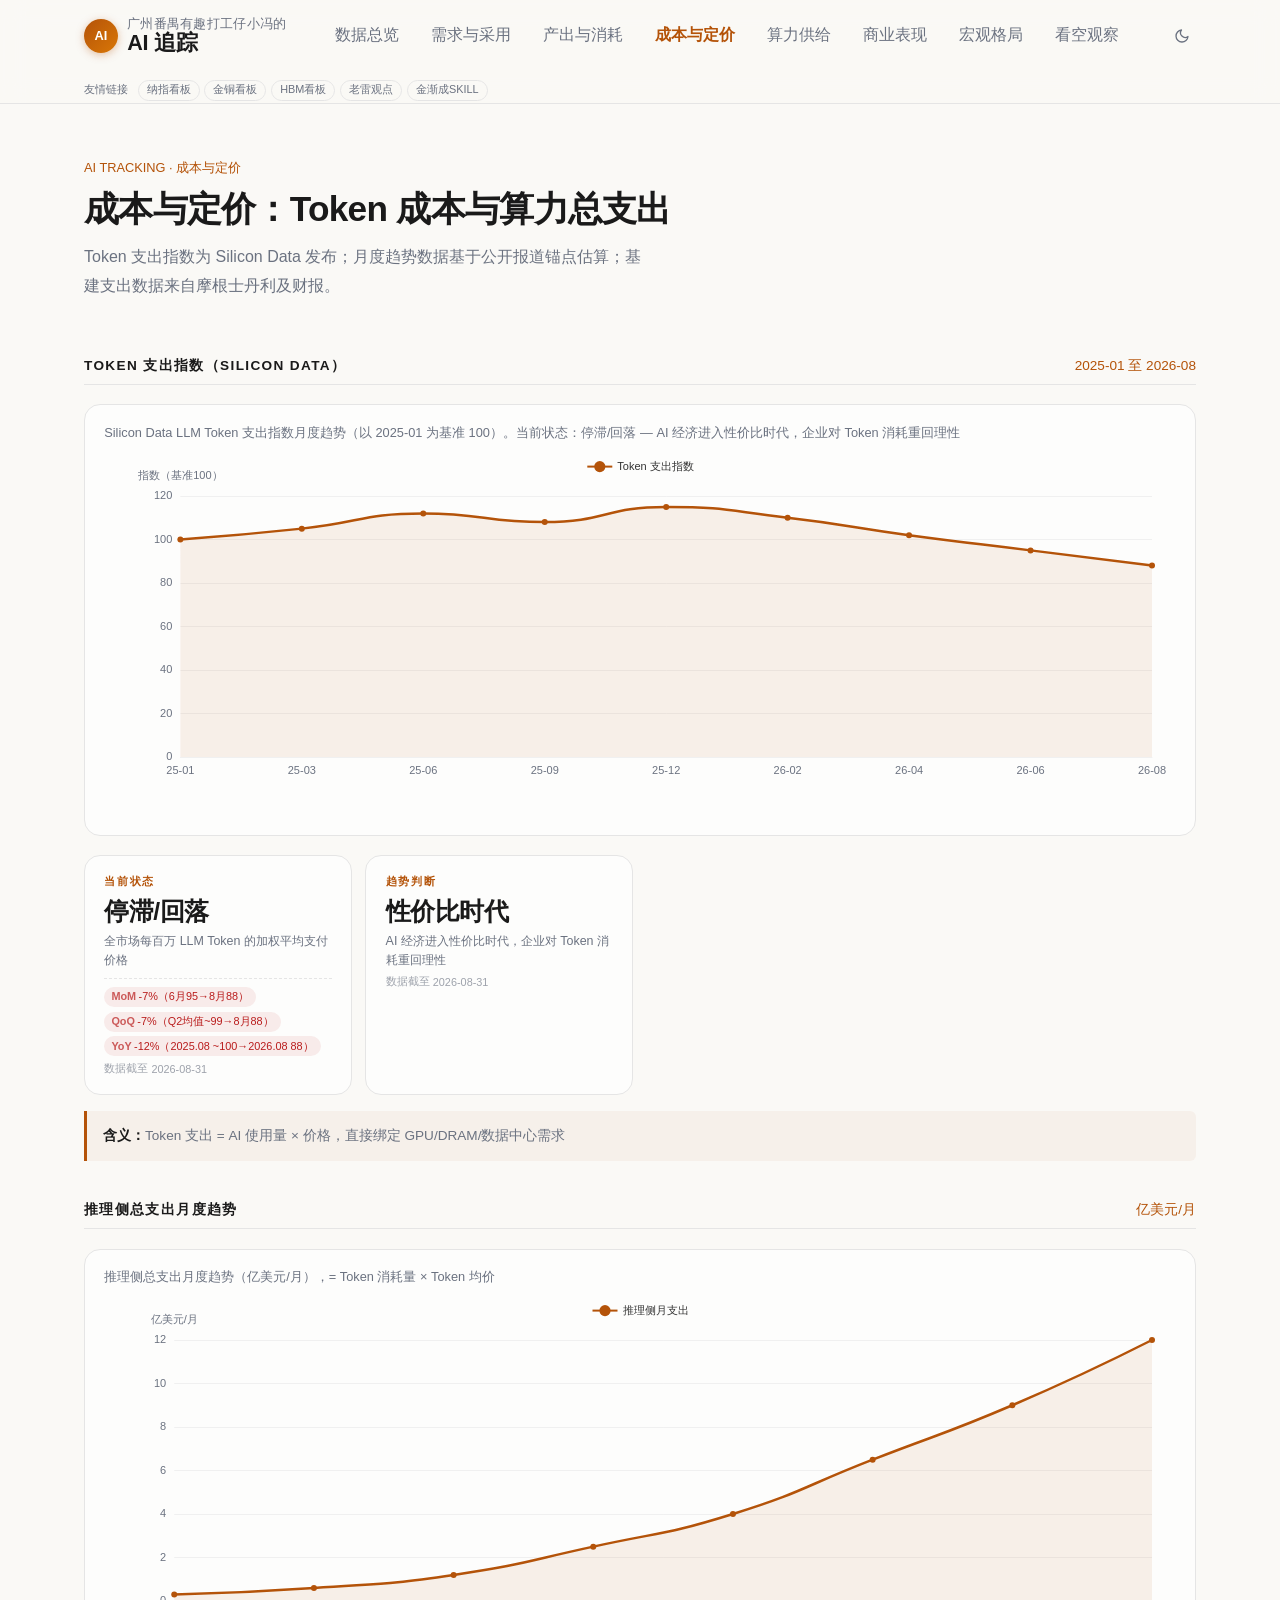
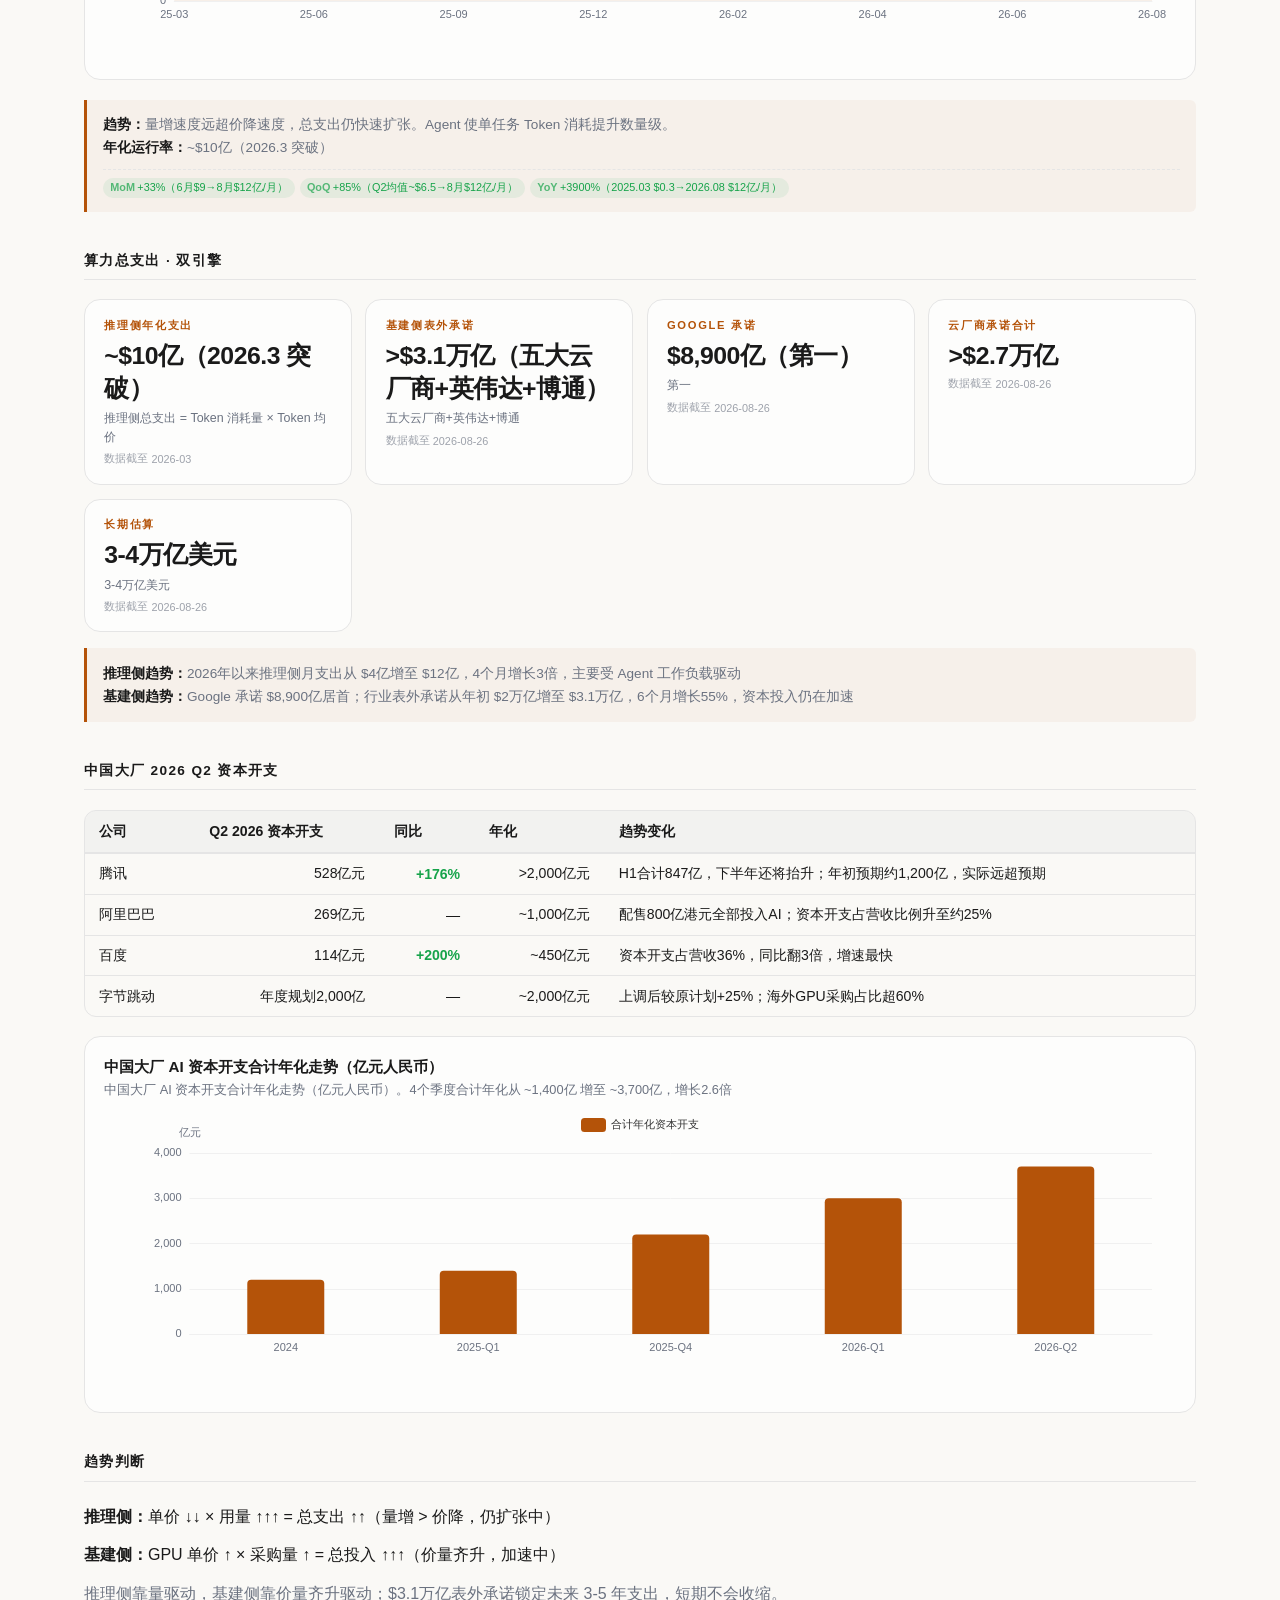
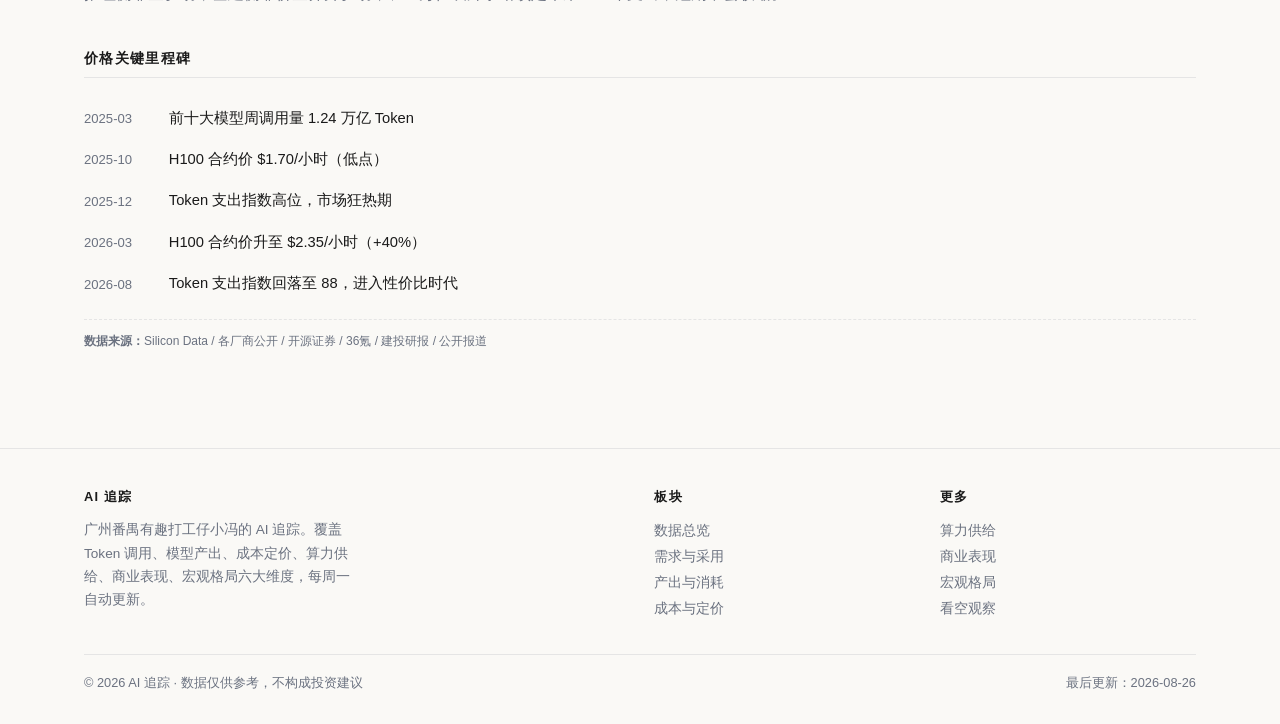
<file: pages/cost.html>
<!DOCTYPE html>
<html lang="zh-CN">
<head>
  <meta charset="UTF-8">
  <meta name="viewport" content="width=device-width, initial-scale=1.0">
  <title>成本与定价 · 广州番禺有趣打工仔小冯的 AI 追踪</title>
  <meta name="description" content="Token 成本与定价、算力总支出、中国大厂资本开支趋势。">
  <link rel="stylesheet" href="../css/style.css">
  <script src="../js/data-bundle.js"></script>
  <script src="../js/echarts.min.js"></script>
  <script src="../js/charts.js"></script>
  <script src="../js/site.js"></script>
</head>
<body>

<main>
  <div class="container">
    <section class="hero">
      <div class="breadcrumb">AI TRACKING · 成本与定价</div>
      <h1>成本与定价：Token 成本与算力总支出</h1>
      <p class="subtitle" id="heroSub"></p>
    </section>

    <!-- Token 支出指数图表 -->
    <section class="section">
      <div class="section-header"><h2>Token 支出指数（Silicon Data）</h2><span class="more text-muted">2025-01 至 2026-08</span></div>
      <div class="chart-card">
        <div class="chart-desc" id="tokenIdxDesc"></div>
        <div class="chart-box" id="chartTokenIdx"></div>
      </div>
      <div class="card-grid" id="tokenIdxCards"></div>
      <div class="note" id="tokenIdxNote"></div>
    </section>

    <!-- 推理侧总支出图表 -->
    <section class="section">
      <div class="section-header"><h2>推理侧总支出月度趋势</h2><span class="more text-muted">亿美元/月</span></div>
      <div class="chart-card">
        <div class="chart-desc" id="inferenceDesc"></div>
        <div class="chart-box" id="chartInference"></div>
      </div>
      <div class="note" id="inferenceNote"></div>
    </section>

    <!-- 算力总支出 -->
    <section class="section">
      <div class="section-header"><h2>算力总支出 · 双引擎</h2></div>
      <div class="card-grid" id="spendCards"></div>
      <div class="note" id="spendTrendNote"></div>
    </section>

    <!-- 中国大厂资本开支 -->
    <section class="section">
      <div class="section-header"><h2>中国大厂 2026 Q2 资本开支</h2></div>
      <div class="table-wrap">
        <table>
          <thead><tr><th>公司</th><th>Q2 2026 资本开支</th><th>同比</th><th>年化</th><th>趋势变化</th></tr></thead>
          <tbody id="chinaCapexBody"></tbody>
        </table>
      </div>
      <div class="chart-card" style="margin-top:1.2rem;">
        <h3>中国大厂 AI 资本开支合计年化走势（亿元人民币）</h3>
        <div class="chart-desc" id="chinaCapexTrendDesc"></div>
        <div class="chart-box sm" id="chartChinaCapex"></div>
      </div>
    </section>

    <!-- 趋势判断 -->
    <section class="section">
      <div class="section-header"><h2>趋势判断</h2></div>
      <div class="framewrap" id="trendJudge"></div>
    </section>

    <!-- 价格里程碑 -->
    <section class="section">
      <div class="section-header"><h2>价格关键里程碑</h2></div>
      <ul class="timeline" id="priceTimeline"></ul>
    </section>

    <div class="source-note" id="sourceNote"></div>
  </div>
</main>

<script>
(function () {
  var D = window.AIDATA && window.AIDATA.cost;
  if (!D) { document.body.innerHTML += '<p style="padding:2rem;color:red;">数据加载失败：cost 数据缺失</p>'; return; }

  document.getElementById('heroSub').textContent = D.meta.note;
  document.getElementById('sourceNote').innerHTML = '<strong>数据来源：</strong>' + D.meta.source;

  // 卡片生成工具函数
  function trendBadge(label, value) {
    if (!value) return '';
    var isNegative = value.charAt(0) === '-';
    var isNa = value === 'N/A' || value.indexOf('N/A') >= 0;
    var cls = isNa ? 'trend-neutral' : (isNegative ? 'trend-down' : 'trend-up');
    return '<span class="card-trend ' + cls + '"><b>' + label + '</b> ' + value + '</span>';
  }

  // Token 支出指数图表
  var ti = D.token_expenditure_index;
  var mt = ti.monthly_trend;
  document.getElementById('tokenIdxDesc').textContent = mt.desc + '。当前状态：' + ti.status + ' — ' + ti.trend;
  CHARTS.ensure(function () {
    CHARTS.line('chartTokenIdx', mt.labels, [
      { name: 'Token 支出指数', data: mt.data, area: true, color: undefined }
    ], { yName: '指数（基准100）' });
  });

  var tiCards = [
    { label: '当前状态', value: ti.status, sub: ti.meaning, mom: ti.mom, qoq: ti.qoq, yoy: ti.yoy, data_date: ti.current_index_data_date },
    { label: '趋势判断', value: '性价比时代', sub: ti.trend, mom: null, qoq: null, yoy: null, data_date: ti.current_index_data_date }
  ];
  var tg = document.getElementById('tokenIdxCards');
  tiCards.forEach(function (c) {
    var html = '<div class="card"><div class="card-label">' + c.label + '</div>' +
      '<div class="card-value">' + c.value + '</div><div class="card-sub">' + c.sub + '</div>';
    var hasTrend = c.mom || c.qoq || c.yoy;
    if (hasTrend) {
      html += '<div class="card-trends">';
      html += trendBadge('MoM', c.mom);
      html += trendBadge('QoQ', c.qoq);
      html += trendBadge('YoY', c.yoy);
      html += '</div>';
    }
    if (c.data_date) {
      html += '<div class="card-date">' + c.data_date + '</div>';
    }
    html += '</div>';
    tg.innerHTML += html;
  });
  document.getElementById('tokenIdxNote').innerHTML = '<strong>含义：</strong>' + ti.implication;

  // 推理侧总支出图表
  var is = D.inference_spend_trend;
  document.getElementById('inferenceDesc').textContent = is.desc;
  CHARTS.ensure(function () {
    CHARTS.line('chartInference', is.labels, [
      { name: '推理侧月支出', data: is.data, area: true, color: undefined }
    ], { yName: '亿美元/月' });
  });
  var inferenceTrendHtml = '<strong>趋势：</strong>' + is.judgment + '<br><strong>年化运行率：</strong>' + is.annual_runrate +
    '<div class="card-trends" style="margin-top:0.6rem;">' +
    trendBadge('MoM', is.latest_mom) +
    trendBadge('QoQ', is.latest_qoq) +
    trendBadge('YoY', is.latest_yoy) +
    '</div>';
  document.getElementById('inferenceNote').innerHTML = inferenceTrendHtml;

  // 算力总支出卡片
  var ts = D.total_spend;
  var sCards = [
    { label: '推理侧年化支出', value: ts.inference_side.openrouter_annual, sub: ts.inference_side.desc, data_date: ts.inference_side.openrouter_annual_data_date },
    { label: '基建侧表外承诺', value: ts.infrastructure_side.off_balance_sheet, sub: '五大云厂商+英伟达+博通', data_date: ts.infrastructure_side.off_balance_sheet_data_date },
    { label: 'Google 承诺', value: ts.infrastructure_side.google_commit, sub: '第一', data_date: ts.infrastructure_side.google_commit_data_date },
    { label: '云厂商承诺合计', value: ts.infrastructure_side.hyperscaler_total, sub: '', data_date: ts.infrastructure_side.off_balance_sheet_data_date },
    { label: '长期估算', value: ts.infrastructure_side.long_term_estimate, sub: '3-4万亿美元', data_date: ts.infrastructure_side.off_balance_sheet_data_date }
  ];
  var sg = document.getElementById('spendCards');
  sCards.forEach(function (c) {
    var html = '<div class="card"><div class="card-label">' + c.label + '</div>' +
      '<div class="card-value">' + c.value + '</div><div class="card-sub">' + c.sub + '</div>';
    if (c.data_date) {
      html += '<div class="card-date">' + c.data_date + '</div>';
    }
    html += '</div>';
    sg.innerHTML += html;
  });
  document.getElementById('spendTrendNote').innerHTML =
    '<strong>推理侧趋势：</strong>' + ts.inference_side.trend_note + '<br>' +
    '<strong>基建侧趋势：</strong>' + ts.infrastructure_side.trend_note;

  // 中国大厂资本开支表
  var cb = document.getElementById('chinaCapexBody');
  D.total_spend.china_capex.forEach(function (c) {
    cb.innerHTML += '<tr><td>' + c.company + '</td><td class="num">' + c.q2_2026 + '</td><td class="num ' + (c.yoy.indexOf('+') === 0 ? 'text-up' : '') + '">' + c.yoy + '</td><td class="num">' + c.annualized + '</td><td>' + c.note + '</td></tr>';
  });

  // 中国资本开支趋势图
  var ct = D.total_spend.china_capex_trend;
  document.getElementById('chinaCapexTrendDesc').textContent = ct.desc + '。' + ct.note;
  CHARTS.ensure(function () {
    CHARTS.bar('chartChinaCapex', ct.labels, [
      { name: '合计年化资本开支', data: ct.data, color: undefined }
    ], { yName: '亿元' });
  });

  // 趋势判断
  var tj = document.getElementById('trendJudge');
  var tjHtml = '<p style="line-height:2;"><span class="fw" style="color:var(--foreground);font-weight:600;">推理侧：</span>' + D.trend_judgement.inference + '</p>' +
    '<p style="line-height:2;margin-top:0.4rem;"><span class="fw" style="color:var(--foreground);font-weight:600;">基建侧：</span>' + D.trend_judgement.infrastructure + '</p>' +
    '<p style="line-height:2;margin-top:0.4rem;color:var(--muted);">' + D.trend_judgement.conclusion + '</p>';
  tj.innerHTML = tjHtml;

  // 价格里程碑
  var pt = document.getElementById('priceTimeline');
  var milestones = [
    { date: '2025-03', event: '前十大模型周调用量 1.24 万亿 Token' },
    { date: '2025-10', event: 'H100 合约价 $1.70/小时（低点）' },
    { date: '2025-12', event: 'Token 支出指数高位，市场狂热期' },
    { date: '2026-03', event: 'H100 合约价升至 $2.35/小时（+40%）' },
    { date: '2026-08', event: 'Token 支出指数回落至 88，进入性价比时代' }
  ];
  milestones.forEach(function (t) {
    pt.innerHTML += '<li class="timeline-item"><time>' + t.date + '</time><div class="tl-content"><div class="tl-title">' + t.event + '</div></div></li>';
  });

  SiteInit('cost');
})();
</script>
</body>
</html>
</file>
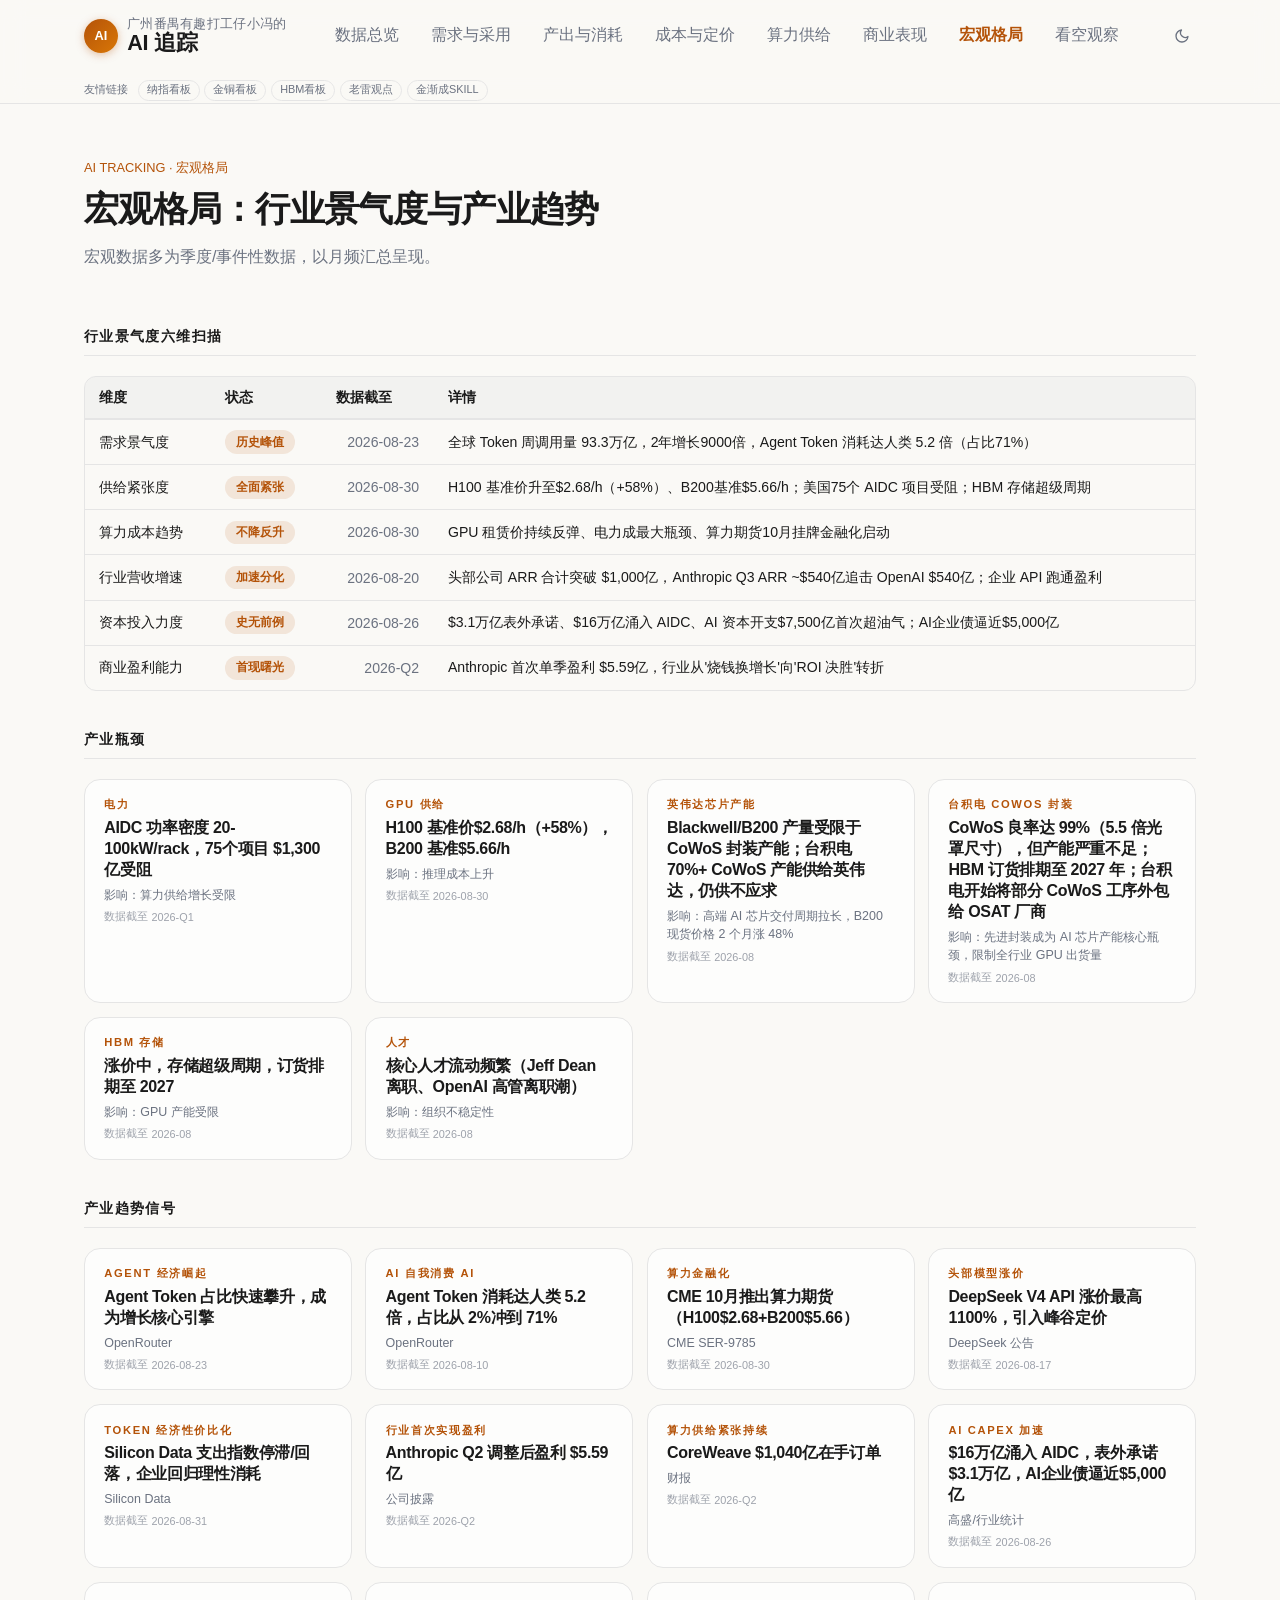
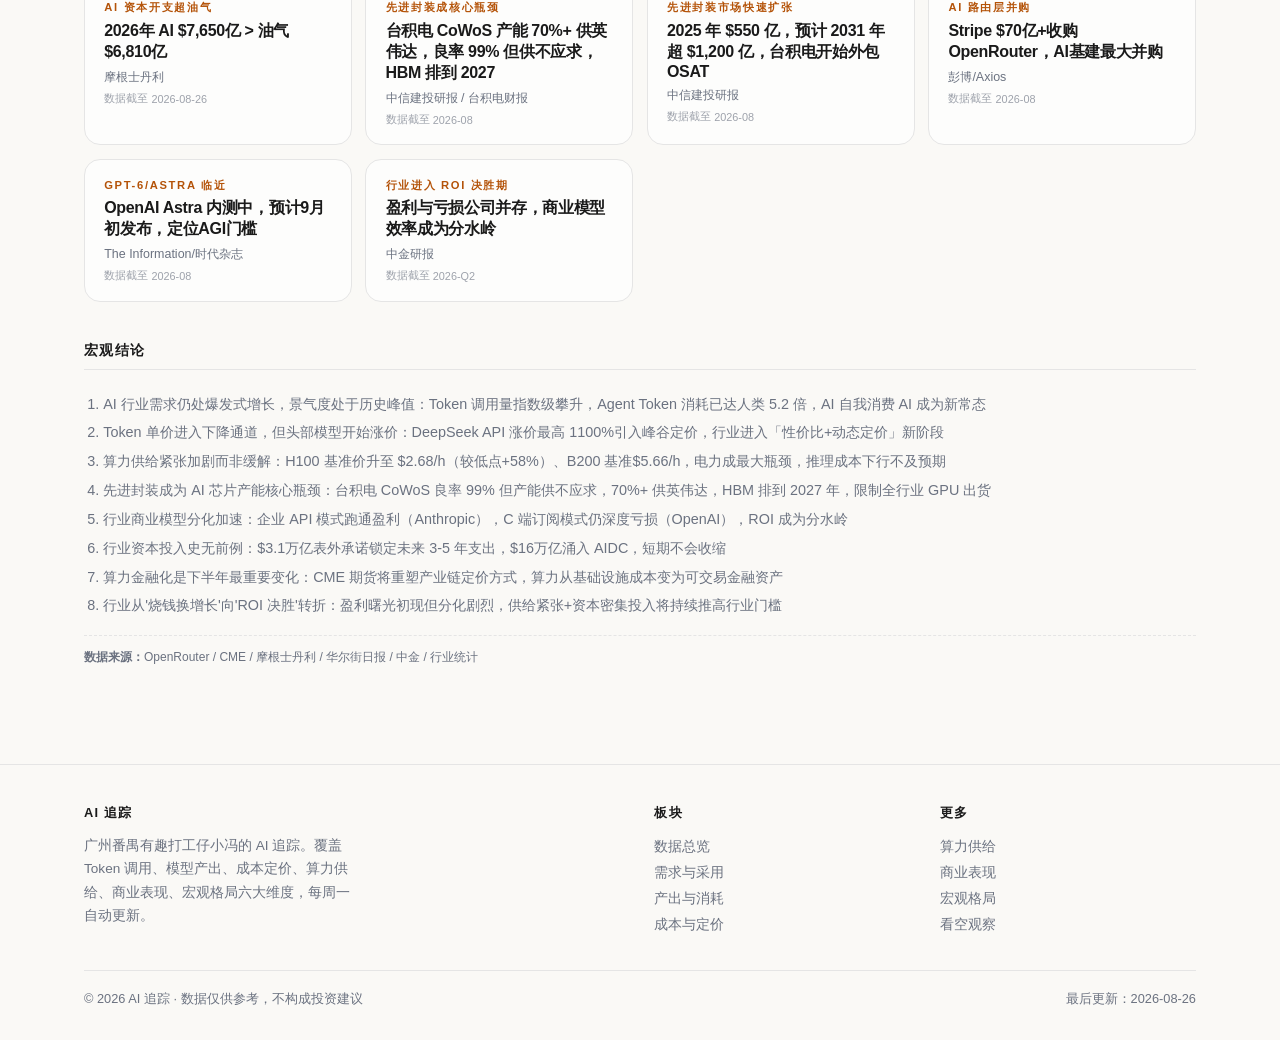
<file: pages/macro.html>
<!DOCTYPE html>
<html lang="zh-CN">
<head>
  <meta charset="UTF-8">
  <meta name="viewport" content="width=device-width, initial-scale=1.0">
  <title>宏观格局 · 广州番禺有趣打工仔小冯的 AI 追踪</title>
  <meta name="description" content="行业景气度、产业瓶颈、趋势信号与宏观结论。">
  <link rel="stylesheet" href="../css/style.css">
  <script src="../js/data-bundle.js"></script>
  <script src="../js/echarts.min.js"></script>
  <script src="../js/charts.js"></script>
  <script src="../js/site.js"></script>
</head>
<body>

<main>
  <div class="container">
    <section class="hero">
      <div class="breadcrumb">AI TRACKING · 宏观格局</div>
      <h1>宏观格局：行业景气度与产业趋势</h1>
      <p class="subtitle" id="heroSub"></p>
    </section>

    <!-- 行业维度 -->
    <section class="section">
      <div class="section-header"><h2>行业景气度六维扫描</h2></div>
      <div class="table-wrap">
        <table>
          <thead><tr><th>维度</th><th>状态</th><th>数据截至</th><th>详情</th></tr></thead>
          <tbody id="dimBody"></tbody>
        </table>
      </div>
    </section>

    <!-- 瓶颈 -->
    <section class="section">
      <div class="section-header"><h2>产业瓶颈</h2></div>
      <div class="card-grid" id="bottleneckCards"></div>
    </section>

    <!-- 趋势信号 -->
    <section class="section">
      <div class="section-header"><h2>产业趋势信号</h2></div>
      <div class="card-grid" id="signalCards"></div>
    </section>

    <!-- 宏观结论 -->
    <section class="section">
      <div class="section-header"><h2>宏观结论</h2></div>
      <div class="framewrap" id="conclusions"></div>
    </section>

    <div class="source-note" id="sourceNote"></div>
  </div>
</main>

<script>
(function () {
  var D = window.AIDATA && window.AIDATA.macro;
  if (!D) { document.body.innerHTML += '<p style="padding:2rem;color:red;">数据加载失败：macro 数据缺失</p>'; return; }

  document.getElementById('heroSub').textContent = D.meta.note;
  document.getElementById('sourceNote').innerHTML = '<strong>数据来源：</strong>' + D.meta.source;

  // 行业维度表
  var db = document.getElementById('dimBody');
  D.industry_dimensions.forEach(function (d) {
    db.innerHTML += '<tr><td>' + d.dim + '</td><td><span class="badge badge-accent">' + d.status + '</span></td><td class="num text-muted">' + (d.data_date || '—') + '</td><td>' + d.detail + '</td></tr>';
  });

  // 瓶颈
  var bg = document.getElementById('bottleneckCards');
  D.bottlenecks.forEach(function (b) {
    bg.innerHTML += '<div class="card"><div class="card-label">' + b.type + '</div>' +
      '<div class="card-value" style="font-size:1rem;">' + b.status + '</div>' +
      '<div class="card-sub">影响：' + b.impact + '</div>' +
      (b.data_date ? '<div class="card-date">' + b.data_date + '</div>' : '') + '</div>';
  });

  // 趋势信号
  var sg = document.getElementById('signalCards');
  D.trend_signals.forEach(function (s) {
    sg.innerHTML += '<div class="card card-hover"><div class="card-label">' + s.trend + '</div>' +
      '<div class="card-value" style="font-size:1rem;">' + s.signal + '</div>' +
      '<div class="card-sub">' + s.support + '</div>' +
      (s.data_date ? '<div class="card-date">' + s.data_date + '</div>' : '') + '</div>';
  });

  // 宏观结论
  var cl = document.getElementById('conclusions');
  var html = '<ol style="padding-left:1.2rem;line-height:2;color:var(--muted);font-size:0.9rem;">';
  D.conclusions.forEach(function (c) {
    html += '<li>' + c + '</li>';
  });
  html += '</ol>';
  cl.innerHTML = html;

  SiteInit('macro');
})();
</script>
</body>
</html>
</file>
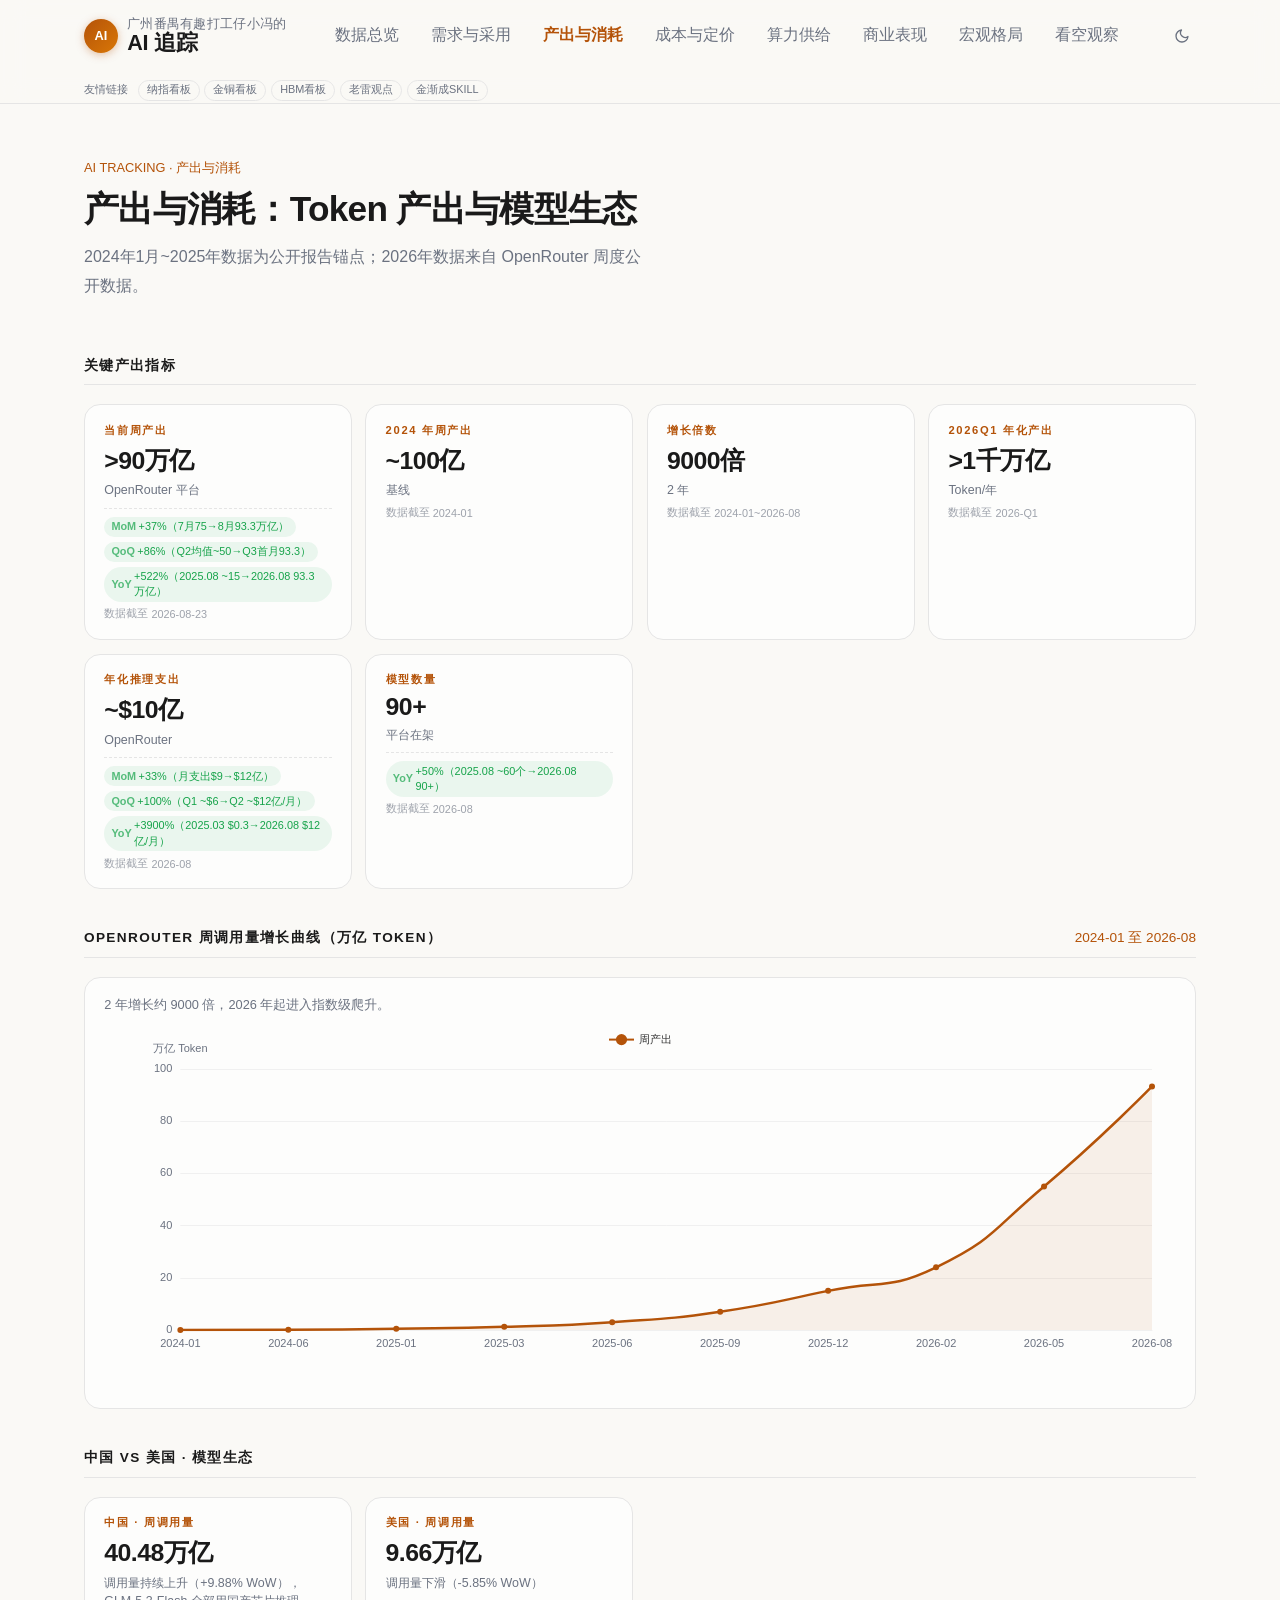
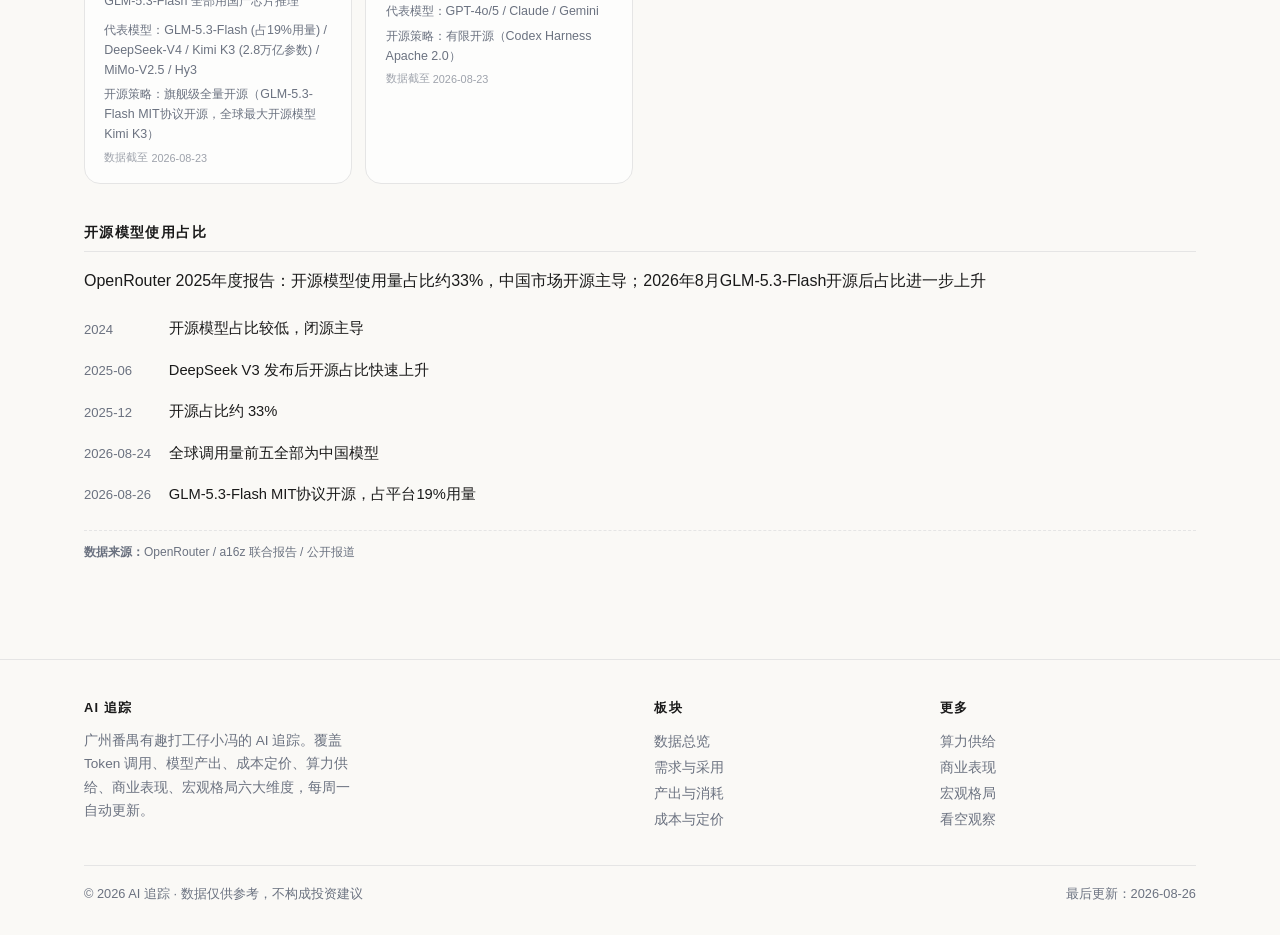
<file: pages/output.html>
<!DOCTYPE html>
<html lang="zh-CN">
<head>
  <meta charset="UTF-8">
  <meta name="viewport" content="width=device-width, initial-scale=1.0">
  <title>产出与消耗 · 广州番禺有趣打工仔小冯的 AI 追踪</title>
  <meta name="description" content="Token 产出增长曲线、中美模型生态、开源占比与年度产出。">
  <link rel="stylesheet" href="../css/style.css">
  <script src="../js/data-bundle.js"></script>
  <script src="../js/echarts.min.js"></script>
  <script src="../js/charts.js"></script>
  <script src="../js/site.js"></script>
</head>
<body>

<main>
  <div class="container">
    <section class="hero">
      <div class="breadcrumb">AI TRACKING · 产出与消耗</div>
      <h1>产出与消耗：Token 产出与模型生态</h1>
      <p class="subtitle" id="heroSub"></p>
    </section>

    <!-- 关键产出指标 -->
    <section class="section">
      <div class="section-header"><h2>关键产出指标</h2></div>
      <div class="card-grid" id="metricCards"></div>
    </section>

    <!-- 增长曲线 -->
    <section class="section">
      <div class="section-header"><h2>OpenRouter 周调用量增长曲线（万亿 Token）</h2><span class="more text-muted">2024-01 至 2026-08</span></div>
      <div class="chart-card">
        <div class="chart-desc">2 年增长约 9000 倍，2026 年起进入指数级爬升。</div>
        <div class="chart-box" id="chartGrowth"></div>
      </div>
    </section>

    <!-- 生态对比 -->
    <section class="section">
      <div class="section-header"><h2>中国 vs 美国 · 模型生态</h2></div>
      <div class="card-grid" id="ecoCards"></div>
    </section>

    <!-- 开源占比 -->
    <section class="section">
      <div class="section-header"><h2>开源模型使用占比</h2></div>
      <div class="framewrap" id="openSource"></div>
      <ul class="timeline" id="osTimeline" style="margin-top:1rem;"></ul>
    </section>

    <div class="source-note" id="sourceNote"></div>
  </div>
</main>

<script>
(function () {
  var D = window.AIDATA && window.AIDATA.output;
  if (!D) { document.body.innerHTML += '<p style="padding:2rem;color:red;">数据加载失败：output 数据缺失</p>'; return; }

  document.getElementById('heroSub').textContent = D.meta.note;
  document.getElementById('sourceNote').innerHTML = '<strong>数据来源：</strong>' + D.meta.source;

  // 卡片生成工具函数
  function trendBadge(label, value) {
    if (!value) return '';
    var isNegative = value.charAt(0) === '-';
    var isNa = value === 'N/A' || value.indexOf('N/A') >= 0;
    var cls = isNa ? 'trend-neutral' : (isNegative ? 'trend-down' : 'trend-up');
    return '<span class="card-trend ' + cls + '"><b>' + label + '</b> ' + value + '</span>';
  }

  function buildCard(c) {
    var html = '<div class="card"><div class="card-label">' + c.label + '</div>' +
      '<div class="card-value">' + c.value + '</div><div class="card-sub">' + c.sub + '</div>';
    var hasTrend = c.mom || c.qoq || c.yoy;
    if (hasTrend) {
      html += '<div class="card-trends">';
      html += trendBadge('MoM', c.mom);
      html += trendBadge('QoQ', c.qoq);
      html += trendBadge('YoY', c.yoy);
      html += '</div>';
    }
    if (c.data_date) {
      html += '<div class="card-date">' + c.data_date + '</div>';
    }
    html += '</div>';
    return html;
  }

  // 关键产出指标
  var k = D.key_metrics;
  var mCards = [
    { label: '当前周产出', value: k.openrouter_weekly_now, sub: 'OpenRouter 平台', mom: k.openrouter_weekly_now_mom, qoq: k.openrouter_weekly_now_qoq, yoy: k.openrouter_weekly_now_yoy, data_date: k.openrouter_weekly_now_data_date },
    { label: '2024 年周产出', value: k.openrouter_weekly_2024, sub: '基线', mom: null, qoq: null, yoy: null, data_date: k.openrouter_weekly_2024_data_date },
    { label: '增长倍数', value: k.growth_times, sub: '2 年', mom: null, qoq: null, yoy: null, data_date: k.growth_times_data_date },
    { label: '2026Q1 年化产出', value: k.annual_token_2026q1, sub: 'Token/年', mom: null, qoq: null, yoy: null, data_date: k.annual_token_2026q1_data_date },
    { label: '年化推理支出', value: k.annual_inference_spend, sub: 'OpenRouter', mom: k.annual_spend_mom, qoq: k.annual_spend_qoq, yoy: k.annual_spend_yoy, data_date: k.annual_inference_spend_data_date },
    { label: '模型数量', value: k.models_count, sub: '平台在架', mom: null, qoq: null, yoy: k.models_count_yoy, data_date: k.models_count_data_date }
  ];
  var mg = document.getElementById('metricCards');
  mCards.forEach(function (c) {
    mg.innerHTML += buildCard(c);
  });

  // 增长曲线
  var g = D.growth_curve;
  CHARTS.ensure(function () {
    CHARTS.line('chartGrowth', g.points.map(function (p) { return p.date; }), [
      { name: '周产出', data: g.points.map(function (p) { return p.weekly_tokens; }), area: true, color: undefined }
    ], { yName: '万亿 Token' });
  });

  // 生态对比
  var eco = D.ecosystem;
  var eg = document.getElementById('ecoCards');
  var ecoCards = [
    { label: '中国 · 周调用量', value: eco.china.weekly, sub: eco.china.trend, models: eco.china.models, os: eco.china.open_source },
    { label: '美国 · 周调用量', value: eco.us.weekly, sub: eco.us.trend, models: eco.us.models, os: eco.us.open_source }
  ];
  ecoCards.forEach(function (c) {
    eg.innerHTML += '<div class="card card-hover"><div class="card-label">' + c.label + '</div>' +
      '<div class="card-value">' + c.value + '</div><div class="card-sub">' + c.sub + '</div>' +
      '<div style="margin-top:0.6rem;font-size:0.78rem;color:var(--muted);line-height:1.6;">代表模型：' + c.models.join(' / ') + '</div>' +
      '<div style="margin-top:0.3rem;font-size:0.78rem;color:var(--muted);line-height:1.6;">开源策略：' + c.os + '</div>' +
      '<div class="card-date">2026-08-23</div></div>';
  });

  // 开源占比
  var os = D.open_source_share;
  document.getElementById('openSource').innerHTML = '<p>' + os.desc + '</p>';
  var osl = document.getElementById('osTimeline');
  os.milestones.forEach(function (t) {
    osl.innerHTML += '<li class="timeline-item"><time>' + t.date + '</time><div class="tl-content"><div class="tl-title">' + t.event + '</div></div></li>';
  });

  SiteInit('output');
})();
</script>
</body>
</html>
</file>
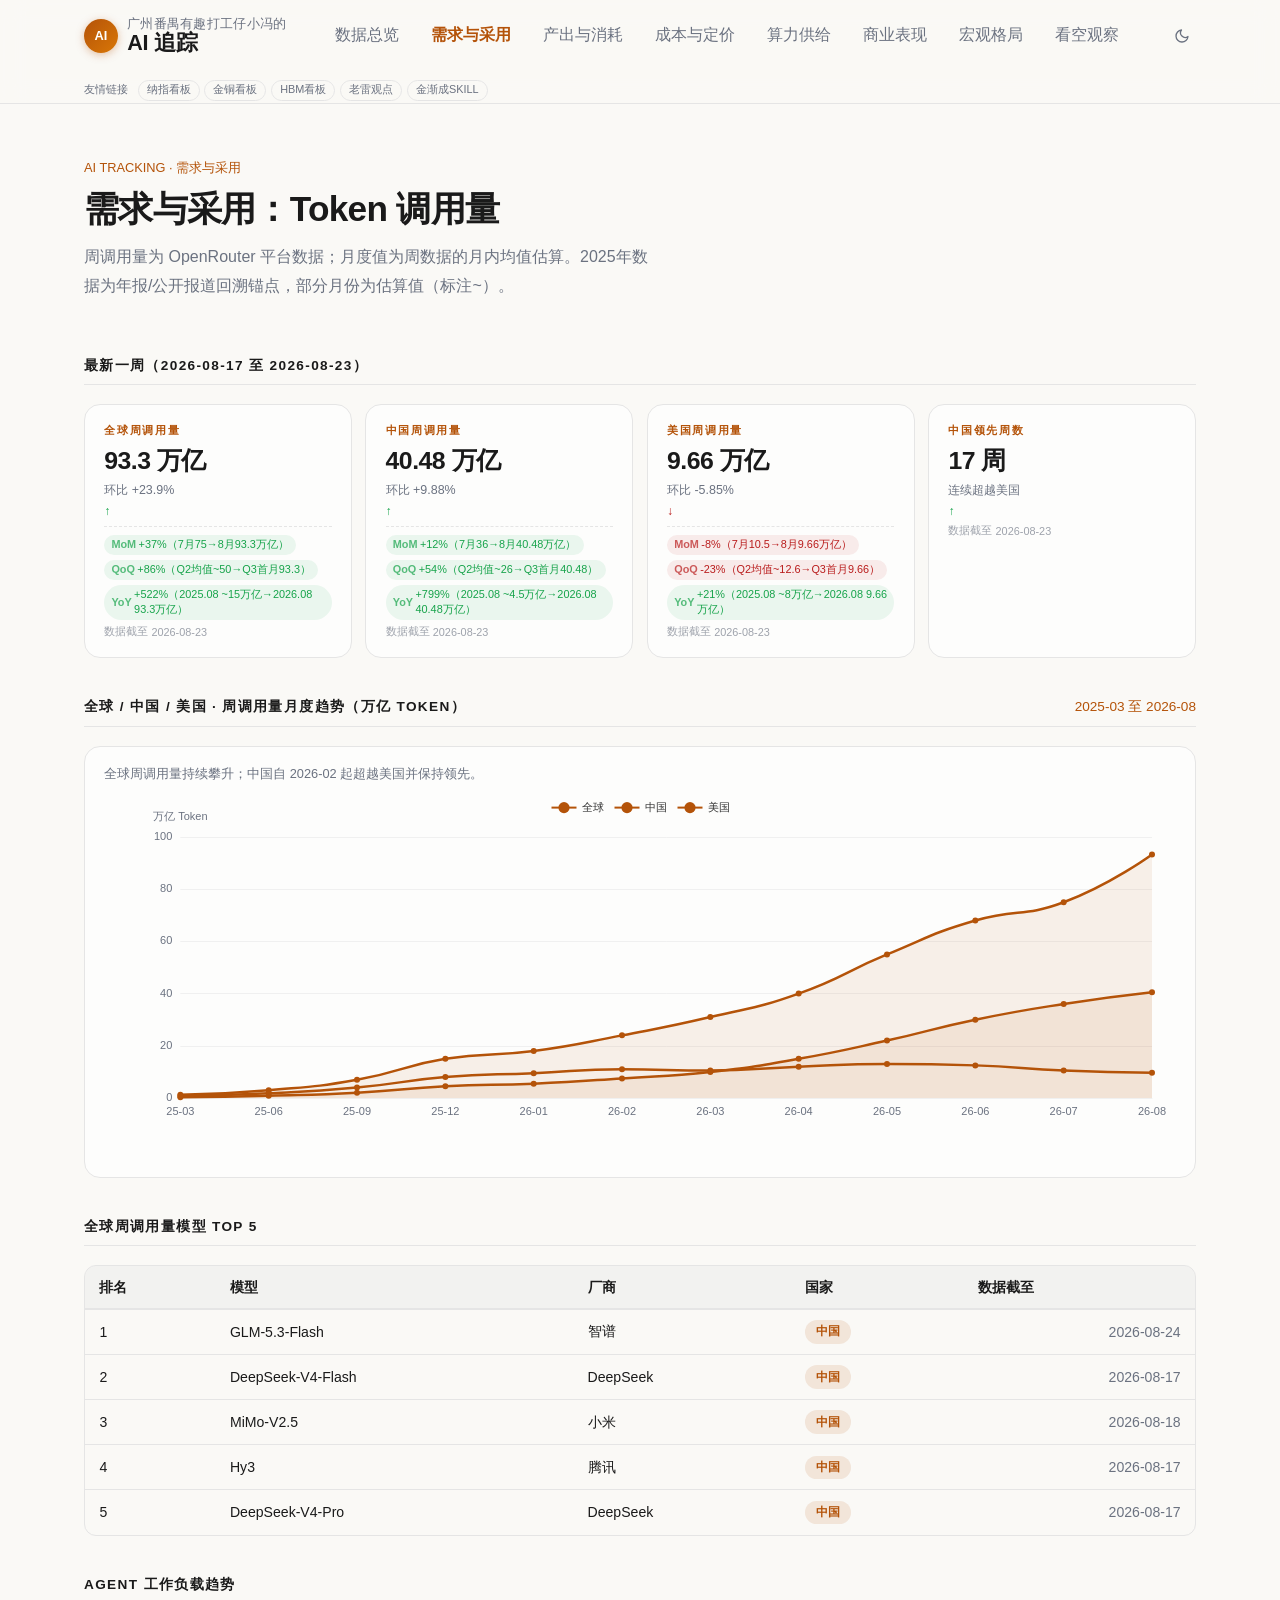
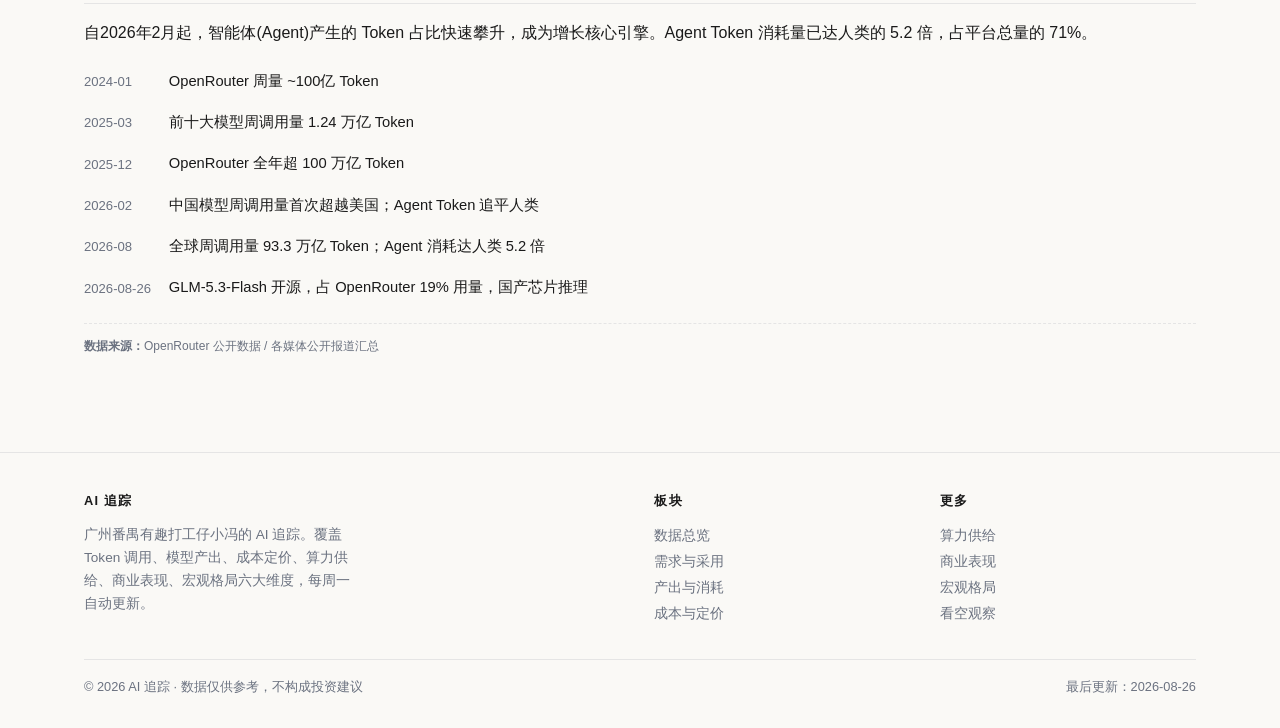
<file: pages/token.html>
<!DOCTYPE html>
<html lang="zh-CN">
<head>
  <meta charset="UTF-8">
  <meta name="viewport" content="width=device-width, initial-scale=1.0">
  <title>需求与采用 · 广州番禺有趣打工仔小冯的 AI 追踪</title>
  <meta name="description" content="Token 调用量月度趋势、周度最新数据、模型排名与 Agent 趋势。">
  <link rel="stylesheet" href="../css/style.css">
  <script src="../js/data-bundle.js"></script>
  <script src="../js/echarts.min.js"></script>
  <script src="../js/charts.js"></script>
  <script src="../js/site.js"></script>
</head>
<body>

<main>
  <div class="container">
    <section class="hero">
      <div class="breadcrumb">AI TRACKING · 需求与采用</div>
      <h1>需求与采用：Token 调用量</h1>
      <p class="subtitle" id="heroSub"></p>
    </section>

    <!-- 最新周数据 -->
    <section class="section">
      <div class="section-header"><h2>最新一周（2026-08-17 至 2026-08-23）</h2></div>
      <div class="card-grid" id="weeklyCards"></div>
    </section>

    <!-- 月度趋势 -->
    <section class="section">
      <div class="section-header"><h2>全球 / 中国 / 美国 · 周调用量月度趋势（万亿 Token）</h2><span class="more text-muted">2025-03 至 2026-08</span></div>
      <div class="chart-card">
        <div class="chart-desc">全球周调用量持续攀升；中国自 2026-02 起超越美国并保持领先。</div>
        <div class="chart-box" id="chartTokenTrend"></div>
      </div>
    </section>

    <!-- 模型排名 -->
    <section class="section">
      <div class="section-header"><h2>全球周调用量模型 TOP 5</h2></div>
      <div class="table-wrap">
        <table>
          <thead><tr><th>排名</th><th>模型</th><th>厂商</th><th>国家</th><th>数据截至</th></tr></thead>
          <tbody id="modelRankBody"></tbody>
        </table>
      </div>
    </section>

    <!-- Agent 趋势 -->
    <section class="section">
      <div class="section-header"><h2>Agent 工作负载趋势</h2></div>
      <div class="framewrap" id="agentTrend"></div>
      <ul class="timeline" id="agentTimeline" style="margin-top:1rem;"></ul>
    </section>

    <div class="source-note" id="sourceNote"></div>
  </div>
</main>

<script>
(function () {
  var D = window.AIDATA && window.AIDATA.token;
  if (!D) { document.body.innerHTML += '<p style="padding:2rem;color:red;">数据加载失败：token 数据缺失</p>'; return; }

  document.getElementById('heroSub').textContent = D.meta.note;
  document.getElementById('sourceNote').innerHTML = '<strong>数据来源：</strong>' + D.meta.source;

  // 卡片生成工具函数
  function trendBadge(label, value) {
    if (!value) return '';
    var isNegative = value.charAt(0) === '-';
    var isNa = value === 'N/A' || value.indexOf('N/A') >= 0;
    var cls = isNa ? 'trend-neutral' : (isNegative ? 'trend-down' : 'trend-up');
    return '<span class="card-trend ' + cls + '"><b>' + label + '</b> ' + value + '</span>';
  }

  // 最新周数据卡片
  var w = D.weekly_latest;
  var wCards = [
    { label: '全球周调用量', value: w.global + ' 万亿', sub: '环比 +' + w.global_wow + '%', delta: 'up', mom: w.global_mom, qoq: w.global_qoq, yoy: w.global_yoy, data_date: w.data_date },
    { label: '中国周调用量', value: w.china + ' 万亿', sub: '环比 +' + w.china_wow + '%', delta: 'up', mom: w.china_mom, qoq: w.china_qoq, yoy: w.china_yoy, data_date: w.data_date },
    { label: '美国周调用量', value: w.us + ' 万亿', sub: '环比 ' + w.us_wow + '%', delta: 'down', mom: w.us_mom, qoq: w.us_qoq, yoy: w.us_yoy, data_date: w.data_date },
    { label: '中国领先周数', value: w.china_lead_weeks + ' 周', sub: '连续超越美国', delta: 'up', mom: null, qoq: null, yoy: null, data_date: w.data_date }
  ];
  var wg = document.getElementById('weeklyCards');
  wCards.forEach(function (c) {
    var cls = c.delta === 'up' ? 'delta-up' : 'delta-down';
    var arrow = c.delta === 'up' ? '↑' : '↓';
    var html = '<div class="card"><div class="card-label">' + c.label + '</div>' +
      '<div class="card-value">' + c.value + '</div>' +
      '<div class="card-sub">' + c.sub + '</div>' +
      '<div class="card-delta ' + cls + '">' + arrow + '</div>';
    var hasTrend = c.mom || c.qoq || c.yoy;
    if (hasTrend) {
      html += '<div class="card-trends">';
      html += trendBadge('MoM', c.mom);
      html += trendBadge('QoQ', c.qoq);
      html += trendBadge('YoY', c.yoy);
      html += '</div>';
    }
    if (c.data_date) {
      html += '<div class="card-date">' + c.data_date + '</div>';
    }
    html += '</div>';
    wg.innerHTML += html;
  });

  // 月度趋势图
  var m = D.monthly;
  CHARTS.ensure(function () {
    CHARTS.line('chartTokenTrend', m.labels, [
      { name: '全球', data: m.global_weekly, color: undefined, area: true },
      { name: '中国', data: m.china_weekly, color: undefined, area: true },
      { name: '美国', data: m.us_weekly, color: undefined, area: false }
    ], { yName: '万亿 Token' });
  });

  // 模型排名
  var tb = document.getElementById('modelRankBody');
  D.model_ranking.forEach(function (r) {
    tb.innerHTML += '<tr><td>' + r.rank + '</td><td>' + r.model + '</td><td>' + r.vendor + '</td><td><span class="badge badge-accent">' + r.country + '</span></td><td class="num text-muted">' + (r.data_date || '—') + '</td></tr>';
  });

  // Agent 趋势
  var at = document.getElementById('agentTrend');
  at.innerHTML = '<p>' + D.agent_trend.desc + '</p>';
  var atl = document.getElementById('agentTimeline');
  D.agent_trend.milestones.forEach(function (t) {
    atl.innerHTML += '<li class="timeline-item"><time>' + t.date + '</time><div class="tl-content"><div class="tl-title">' + t.event + '</div></div></li>';
  });

  SiteInit('token');
})();
</script>
</body>
</html>
</file>
<file: css/style.css>
:root {
  --background: #faf9f6;
  --foreground: #1a1a1a;
  --muted: #6b7280;
  --border: #e5e5e5;
  --accent: #b45309;
  --card-bg: rgba(255, 255, 255, 0.7);
  --hover-bg: rgba(0, 0, 0, 0.03);
  --shadow: 0 1px 3px rgba(0, 0, 0, 0.06), 0 1px 2px rgba(0, 0, 0, 0.04);
  --shadow-lg: 0 10px 30px rgba(0, 0, 0, 0.08);
}

@media (prefers-color-scheme: dark) {
  html:not(.light) {
    --background: #121212;
    --foreground: #eaeaea;
    --muted: #9ca3af;
    --border: #2a2a2a;
    --accent: #d97706;
    --accent-bg: rgba(217, 119, 6, 0.12);
    --card-bg: rgba(30, 30, 30, 0.85);
    --hover-bg: rgba(255, 255, 255, 0.04);
    --shadow: 0 1px 3px rgba(0, 0, 0, 0.3);
    --shadow-lg: 0 10px 30px rgba(0, 0, 0, 0.4);
  }
}

html.dark {
  --background: #121212;
  --foreground: #eaeaea;
  --muted: #9ca3af;
  --border: #2a2a2a;
  --accent: #d97706;
  --accent-bg: rgba(217, 119, 6, 0.12);
  --card-bg: rgba(30, 30, 30, 0.85);
  --hover-bg: rgba(255, 255, 255, 0.04);
  --shadow: 0 1px 3px rgba(0, 0, 0, 0.3);
  --shadow-lg: 0 10px 30px rgba(0, 0, 0, 0.4);
}

* {
  margin: 0;
  padding: 0;
  box-sizing: border-box;
}

html {
  scroll-behavior: smooth;
}

body {
  font-family: Inter, -apple-system, BlinkMacSystemFont, "PingFang SC",
    "Hiragino Sans GB", "Microsoft YaHei", "Helvetica Neue", Helvetica, Arial, sans-serif;
  -webkit-font-smoothing: antialiased;
  text-rendering: optimizeLegibility;
  background: var(--background);
  color: var(--foreground);
  min-height: 100vh;
  display: flex;
  flex-direction: column;
  transition: background-color 0.3s ease, color 0.3s ease;
}

/* ===== 顶部导航 ===== */
header {
  position: sticky;
  top: 0;
  z-index: 50;
  border-bottom: 1px solid var(--border);
  background: color-mix(in srgb, var(--background) 80%, transparent);
  backdrop-filter: blur(12px);
  -webkit-backdrop-filter: blur(12px);
  transition: background-color 0.3s ease, border-color 0.3s ease;
}

.nav-inner {
  max-width: 72rem;
  margin: 0 auto;
  padding: 1rem 1.25rem;
  display: flex;
  align-items: center;
  justify-content: space-between;
  gap: 1rem;
}

.logo {
  display: flex;
  align-items: center;
  gap: 0.6rem;
  text-decoration: none;
  color: var(--foreground);
  font-weight: 700;
  font-size: 1.25rem;
  letter-spacing: -0.01em;
  white-space: nowrap;
}

.logo-badge {
  width: 2.1rem;
  height: 2.1rem;
  border-radius: 9999px;
  background: linear-gradient(135deg, #b45309, #d97706);
  color: #fff;
  display: flex;
  align-items: center;
  justify-content: center;
  font-size: 0.8rem;
  font-weight: 800;
  flex-shrink: 0;
  box-shadow: 0 2px 8px rgba(180, 83, 9, 0.35);
}

.logo-text {
  display: flex;
  flex-direction: column;
  line-height: 1.15;
}

.logo-line1 {
  font-size: 0.82rem;
  font-weight: 500;
  color: var(--muted);
  letter-spacing: 0.02em;
}

.logo-line2 {
  font-size: 1.35rem;
  font-weight: 800;
  letter-spacing: -0.01em;
  color: var(--foreground);
}

nav.desktop {
  display: flex;
  align-items: center;
  gap: 0.4rem;
  overflow-x: auto;
  scrollbar-width: none;
}

nav.desktop::-webkit-scrollbar {
  display: none;
}

.nav-link {
  color: var(--muted);
  text-decoration: none;
  font-size: 1rem;
  font-weight: 500;
  padding: 0.45rem 0.8rem;
  border-radius: 9999px;
  transition: color 0.2s ease, background 0.2s ease;
  white-space: nowrap;
}

.nav-link:hover {
  color: var(--foreground);
  background: var(--hover-bg);
}

.nav-link.active {
  color: var(--accent);
  background: var(--accent-bg);
  font-weight: 600;
}

.nav-actions {
  display: flex;
  align-items: center;
  gap: 0.4rem;
  flex-shrink: 0;
}

/* 跨站链接（导航栏下方独立一行） */
.cross-bar {
  max-width: 72rem;
  margin: 0 auto;
  padding: 0.5rem 1.25rem 0.15rem;
  display: flex;
  align-items: center;
  gap: 0.3rem;
  flex-wrap: wrap;
}
.cross-links-label { font-size: 0.68rem; color: var(--muted); white-space: nowrap; margin-right: 0.3rem; }
.cross-link {
  color: var(--muted); text-decoration: none; font-size: 0.68rem; font-weight: 500;
  padding: 0.15rem 0.5rem; border-radius: 9999px; border: 1px solid var(--border);
  transition: color 0.2s, background 0.2s, border-color 0.2s; white-space: nowrap;
}
.cross-link:hover { color: var(--accent); background: var(--accent-bg); border-color: var(--accent); }
.cross-links-mobile { display: none; padding-top: 0.5rem; margin-top: 0.3rem; border-top: 1px solid var(--border); flex-wrap: wrap; gap: 0.3rem; }
.cross-links-mobile .cross-link { font-size: 0.85rem; }

.theme-toggle {
  background: none;
  border: none;
  cursor: pointer;
  color: var(--muted);
  padding: 0.4rem;
  border-radius: 9999px;
  transition: color 0.2s, background 0.2s;
  display: flex;
  align-items: center;
  justify-content: center;
}

.theme-toggle:hover {
  color: var(--foreground);
  background: var(--hover-bg);
}

/* 移动端菜单 */
.mobile-menu-btn {
  display: none;
  background: none;
  border: none;
  cursor: pointer;
  color: var(--foreground);
  padding: 0.4rem;
  border-radius: 0.375rem;
}

.mobile-nav {
  display: none;
  padding: 0.5rem 1.25rem 1rem;
  border-top: 1px solid var(--border);
  flex-direction: column;
  gap: 0.15rem;
}

.mobile-nav.open {
  display: flex;
}

.mobile-nav .nav-link {
  padding: 0.65rem 0.75rem;
  font-size: 0.95rem;
  border-radius: 0.5rem;
}

/* ===== 主内容容器 ===== */
main {
  flex: 1;
}

.container {
  max-width: 72rem;
  margin: 0 auto;
  padding: 2rem 1.25rem 3rem;
}

/* ===== Hero 区 ===== */
.hero {
  padding: 1.5rem 0 1rem;
}

.breadcrumb {
  font-size: 0.8rem;
  color: var(--accent);
  font-weight: 500;
  margin-bottom: 0.8rem;
}

.hero h1 {
  font-size: 2.2rem;
  font-weight: 800;
  letter-spacing: -0.02em;
  line-height: 1.1;
}

.hero .subtitle {
  margin-top: 0.9rem;
  color: var(--muted);
  font-size: 1rem;
  line-height: 1.8;
  max-width: 64ch;
}

.hero-stats {
  margin-top: 1.5rem;
  font-size: 1.05rem;
  color: var(--muted);
}

.hero-stats strong {
  color: var(--accent);
  font-weight: 700;
}

.cta-row {
  margin-top: 1.6rem;
  display: flex;
  gap: 0.75rem;
  flex-wrap: wrap;
}

.btn {
  display: inline-flex;
  align-items: center;
  gap: 0.4rem;
  padding: 0.65rem 1.4rem;
  border-radius: 9999px;
  font-size: 0.92rem;
  font-weight: 500;
  text-decoration: none;
  transition: all 0.2s ease;
  cursor: pointer;
  border: none;
}

.btn-primary {
  background: var(--foreground);
  color: var(--background);
  box-shadow: 0 4px 14px color-mix(in srgb, var(--foreground) 15%, transparent);
}

.btn-primary:hover {
  transform: translateY(-2px);
}

.btn-outline {
  border: 1px solid var(--border);
  color: var(--foreground);
  background: transparent;
}

.btn-outline:hover {
  background: var(--hover-bg);
}

/* ===== 区块标题栏 ===== */
.section {
  margin-top: 2.5rem;
}

.section-header {
  display: flex;
  align-items: baseline;
  justify-content: space-between;
  margin-bottom: 1.2rem;
  padding-bottom: 0.6rem;
  border-bottom: 1px solid var(--border);
  gap: 1rem;
}

.section-header h2 {
  font-size: 0.85rem;
  font-weight: 700;
  text-transform: uppercase;
  letter-spacing: 0.1em;
  color: var(--foreground);
}

.section-header .more {
  color: var(--accent);
  font-size: 0.85rem;
  font-weight: 500;
  text-decoration: none;
  white-space: nowrap;
}

.section-header .more:hover {
  opacity: 0.7;
}

/* ===== 卡片网格 ===== */
.card-grid {
  display: grid;
  grid-template-columns: repeat(auto-fill, minmax(240px, 1fr));
  gap: 0.85rem;
}

.card {
  background: var(--card-bg);
  border: 1px solid var(--border);
  border-radius: 1rem;
  padding: 1.1rem 1.2rem;
  transition: all 0.2s ease;
}

.card-hover:hover {
  transform: translateY(-3px);
  box-shadow: var(--shadow-lg);
  border-color: color-mix(in srgb, var(--accent) 40%, var(--border));
}

.card .card-label {
  font-size: 0.7rem;
  font-weight: 700;
  text-transform: uppercase;
  letter-spacing: 0.15em;
  color: var(--accent);
}

.card .card-value {
  font-size: 1.55rem;
  font-weight: 800;
  letter-spacing: -0.02em;
  margin-top: 0.35rem;
  color: var(--foreground);
  font-variant-numeric: tabular-nums;
}

.card .card-sub {
  font-size: 0.78rem;
  color: var(--muted);
  margin-top: 0.3rem;
  line-height: 1.5;
}

.card .card-delta {
  font-size: 0.75rem;
  font-weight: 600;
  margin-top: 0.25rem;
  font-variant-numeric: tabular-nums;
}

.delta-up {
  color: #16a34a;
}

.delta-down {
  color: #b91c1c;
}

/* ===== 列表行 ===== */
.list {
  list-style: none;
}

.list-row {
  display: flex;
  align-items: baseline;
  gap: 0.8rem;
  padding: 0.6rem 0.6rem;
  margin: 0 -0.6rem;
  border-radius: 0.5rem;
  transition: background 0.15s ease;
  text-decoration: none;
  color: var(--foreground);
}

.list-row:hover {
  background: var(--hover-bg);
}

.list-row time {
  color: var(--muted);
  font-size: 0.85rem;
  font-weight: 500;
  flex-shrink: 0;
  font-variant-numeric: tabular-nums;
  width: 3.2rem;
}

.list-row .title {
  font-size: 0.95rem;
  font-weight: 500;
  flex: 1;
  min-width: 0;
  overflow: hidden;
  text-overflow: ellipsis;
  white-space: nowrap;
}

.list-row:hover .title {
  text-decoration: underline;
  text-underline-offset: 4px;
  text-decoration-thickness: 1px;
}

.list-row .tag {
  flex-shrink: 0;
  font-size: 0.78rem;
  font-weight: 500;
  padding: 0.2rem 0.7rem;
  border-radius: 9999px;
  background: var(--border);
  color: var(--muted);
}

/* ===== 图表容器 ===== */
.chart-card {
  background: var(--card-bg);
  border: 1px solid var(--border);
  border-radius: 1rem;
  padding: 1.2rem;
  margin-bottom: 1.2rem;
}

.chart-card h3 {
  font-size: 0.95rem;
  font-weight: 700;
  margin-bottom: 0.25rem;
}

.chart-card .chart-desc {
  font-size: 0.8rem;
  color: var(--muted);
  margin-bottom: 0.9rem;
}

.chart-box {
  width: 100%;
  height: 360px;
}

.chart-box.sm {
  height: 280px;
}

/* ===== 表格 ===== */
.table-wrap {
  overflow-x: auto;
  border: 1px solid var(--border);
  border-radius: 0.75rem;
}

table {
  width: 100%;
  border-collapse: collapse;
  font-size: 0.88rem;
  min-width: 640px;
}

thead th {
  background: color-mix(in srgb, var(--border) 40%, transparent);
  font-weight: 600;
  text-align: left;
  padding: 0.7rem 0.9rem;
  border-bottom: 2px solid var(--border);
  white-space: nowrap;
  color: var(--foreground);
}

tbody td {
  padding: 0.65rem 0.9rem;
  border-bottom: 1px solid var(--border);
  color: var(--foreground);
  font-variant-numeric: tabular-nums;
}

tbody tr:hover td {
  background: color-mix(in srgb, var(--border) 25%, transparent);
}

tbody tr:last-child td {
  border-bottom: none;
}

td.num {
  text-align: right;
  font-variant-numeric: tabular-nums;
}

.text-accent {
  color: var(--accent);
  font-weight: 600;
}

.text-up {
  color: #16a34a;
  font-weight: 600;
}

.text-down {
  color: #b91c1c;
  font-weight: 600;
}

.text-muted {
  color: var(--muted);
}

/* ===== 标签徽章 ===== */
.badge {
  display: inline-block;
  padding: 0.2rem 0.7rem;
  border-radius: 9999px;
  font-size: 0.75rem;
  font-weight: 500;
  background: var(--border);
  color: var(--muted);
}

.badge-accent {
  background: color-mix(in srgb, var(--accent) 12%, transparent);
  color: var(--accent);
  font-weight: 600;
}

.badge-green {
  background: rgba(22, 163, 74, 0.1);
  color: #16a34a;
  font-weight: 600;
}

.badge-red {
  background: rgba(185, 28, 28, 0.1);
  color: #b91c1c;
  font-weight: 600;
}

/* ===== 时间线 ===== */
.timeline {
  list-style: none;
}

.timeline-item {
  display: flex;
  gap: 0.8rem;
  padding: 0.7rem 0.6rem;
  margin: 0 -0.6rem;
  border-radius: 0.5rem;
  transition: background-color 0.15s ease;
  align-items: flex-start;
}

.timeline-item:hover {
  background: var(--hover-bg);
}

.timeline-item time {
  color: var(--muted);
  font-size: 0.82rem;
  font-weight: 500;
  flex-shrink: 0;
  font-variant-numeric: tabular-nums;
  padding-top: 0.15rem;
  width: 4.5rem;
}

.timeline-item .tl-content {
  flex: 1;
  min-width: 0;
}

.timeline-item .tl-title {
  font-size: 0.92rem;
  font-weight: 500;
}

.timeline-item .tl-desc {
  font-size: 0.8rem;
  color: var(--muted);
  margin-top: 0.15rem;
  line-height: 1.5;
}

/* ===== 提示框 ===== */
.note {
  border-left: 3px solid var(--accent);
  background: color-mix(in srgb, var(--accent) 5%, transparent);
  border-radius: 0 6px 6px 0;
  padding: 0.85rem 1rem;
  font-size: 0.85rem;
  color: var(--muted);
  line-height: 1.7;
  margin: 1rem 0;
}

.note strong {
  color: var(--foreground);
}

/* ===== 页脚 ===== */
footer {
  border-top: 1px solid var(--border);
  margin-top: 3rem;
  padding: 2.5rem 0 2rem;
}

.footer-inner {
  max-width: 72rem;
  margin: 0 auto;
  padding: 0 1.25rem;
}

.footer-grid {
  display: grid;
  grid-template-columns: repeat(auto-fit, minmax(200px, 1fr));
  gap: 1.8rem;
}

.footer-col h4 {
  font-size: 0.8rem;
  font-weight: 700;
  text-transform: uppercase;
  letter-spacing: 0.1em;
  margin-bottom: 0.8rem;
  color: var(--foreground);
}

.footer-col a {
  display: block;
  color: var(--muted);
  text-decoration: none;
  font-size: 0.85rem;
  padding: 0.25rem 0;
  transition: color 0.2s;
}

.footer-col a:hover {
  color: var(--accent);
}

.footer-bottom {
  margin-top: 2rem;
  padding-top: 1.2rem;
  border-top: 1px solid var(--border);
  display: flex;
  justify-content: space-between;
  align-items: center;
  flex-wrap: wrap;
  gap: 0.5rem;
  font-size: 0.8rem;
  color: var(--muted);
}

/* ===== 数据源标注 ===== */
.source-note {
  font-size: 0.75rem;
  color: var(--muted);
  margin-top: 0.9rem;
  line-height: 1.6;
  border-top: 1px dashed var(--border);
  padding-top: 0.8rem;
}

/* ===== 响应式 ===== */
@media (max-width: 768px) {
  nav.desktop {
    display: none;
  }
  .mobile-menu-btn {
    display: flex;
  }
  .hero h1 {
    font-size: 1.7rem;
  }
  .card-grid {
    grid-template-columns: repeat(auto-fill, minmax(160px, 1fr));
  }
  .chart-box {
    height: 240px;
  }
  .container {
    padding: 1.5rem 1rem 2.5rem;
  }
}

/* ===== 环比趋势徽章 ===== */
.card-trends {
  display: flex;
  flex-wrap: wrap;
  gap: 0.3rem;
  margin-top: 0.5rem;
  padding-top: 0.5rem;
  border-top: 1px dashed var(--border);
}

.card-trend {
  display: inline-flex;
  align-items: center;
  font-size: 0.68rem;
  font-weight: 500;
  padding: 0.15rem 0.45rem;
  border-radius: 9999px;
  font-variant-numeric: tabular-nums;
  line-height: 1.4;
}

.card-trend b {
  font-weight: 700;
  margin-right: 0.15rem;
  opacity: 0.7;
}

.trend-up {
  background: rgba(22, 163, 74, 0.08);
  color: #16a34a;
}

.trend-down {
  background: rgba(185, 28, 28, 0.08);
  color: #b91c1c;
}

.trend-neutral {
  background: color-mix(in srgb, var(--border) 50%, transparent);
  color: var(--muted);
}

/* ===== 数据时间备注 ===== */
.card-date {
  font-size: 0.68rem;
  color: var(--muted);
  opacity: 0.65;
  margin-top: 0.35rem;
  font-variant-numeric: tabular-nums;
  display: flex;
  align-items: center;
  gap: 0.2rem;
}

.card-date::before {
  content: "数据截至 ";
  font-weight: 400;
}
</file>
